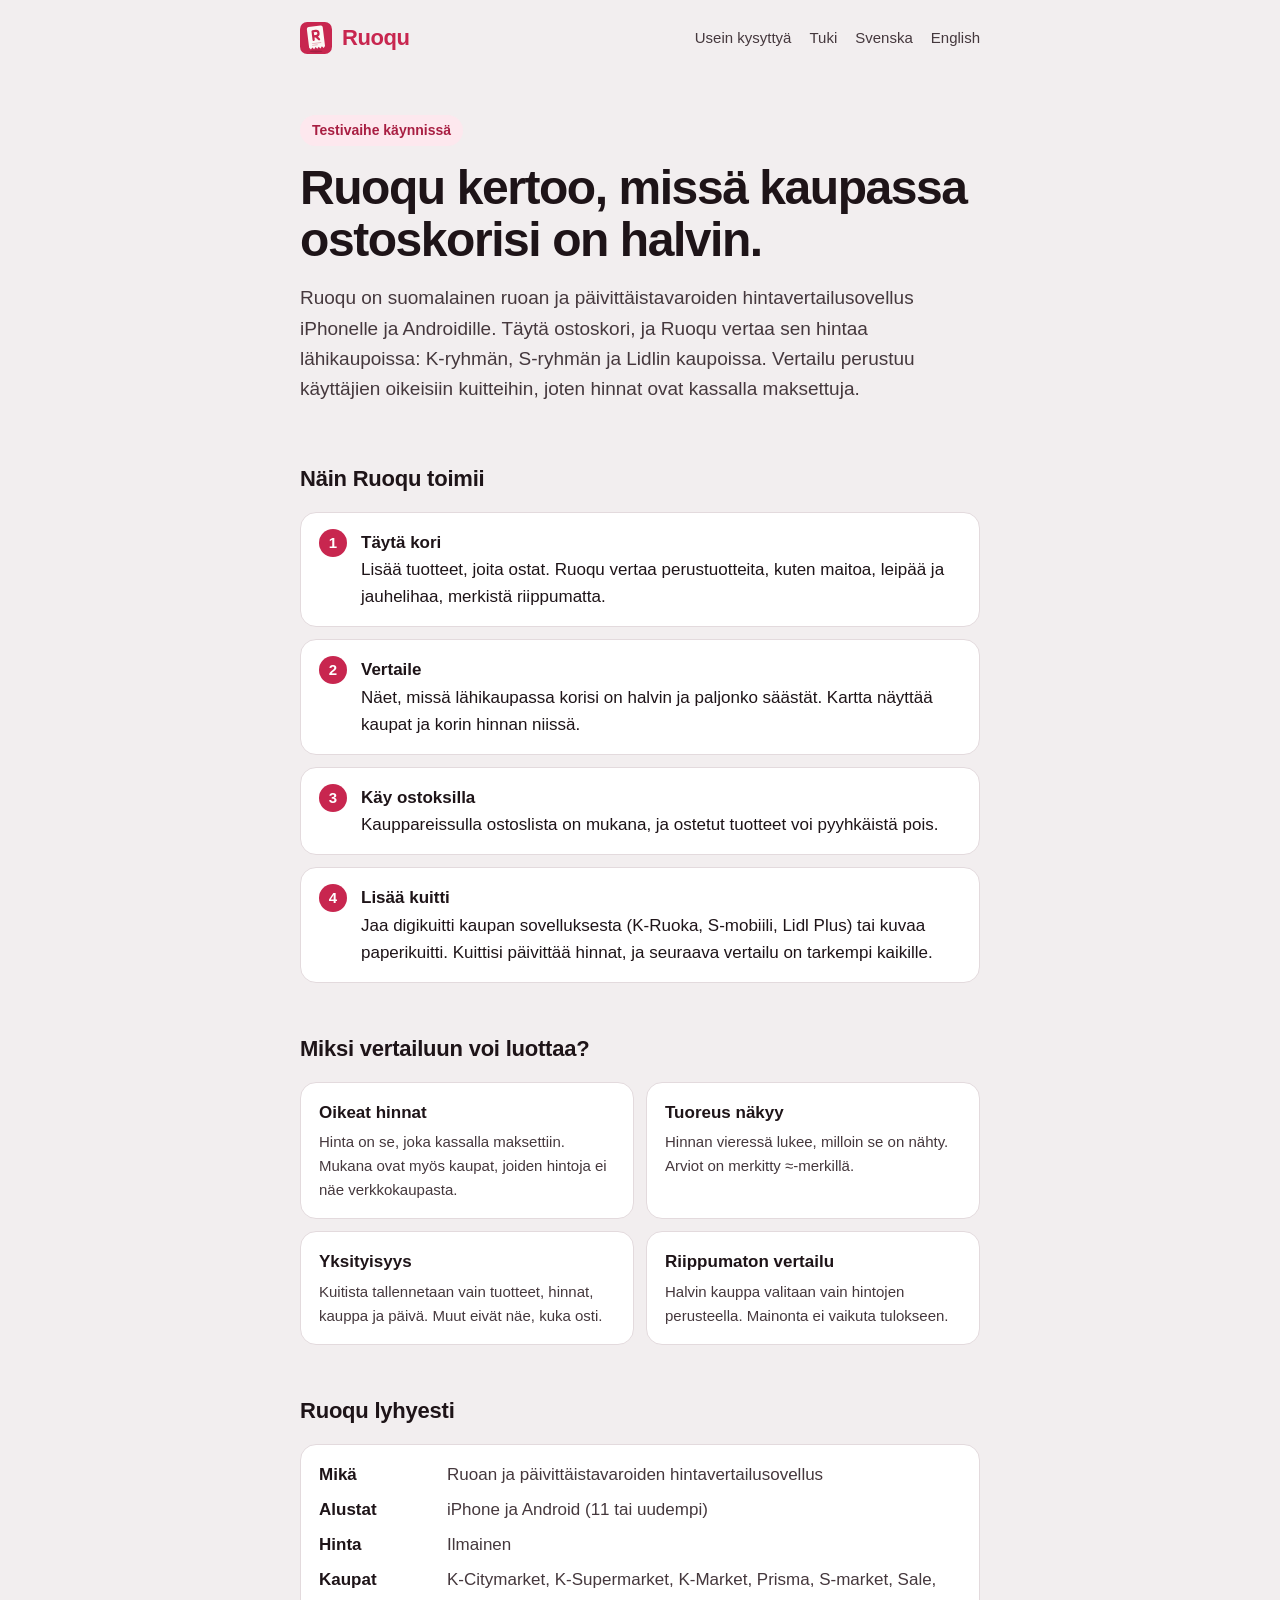
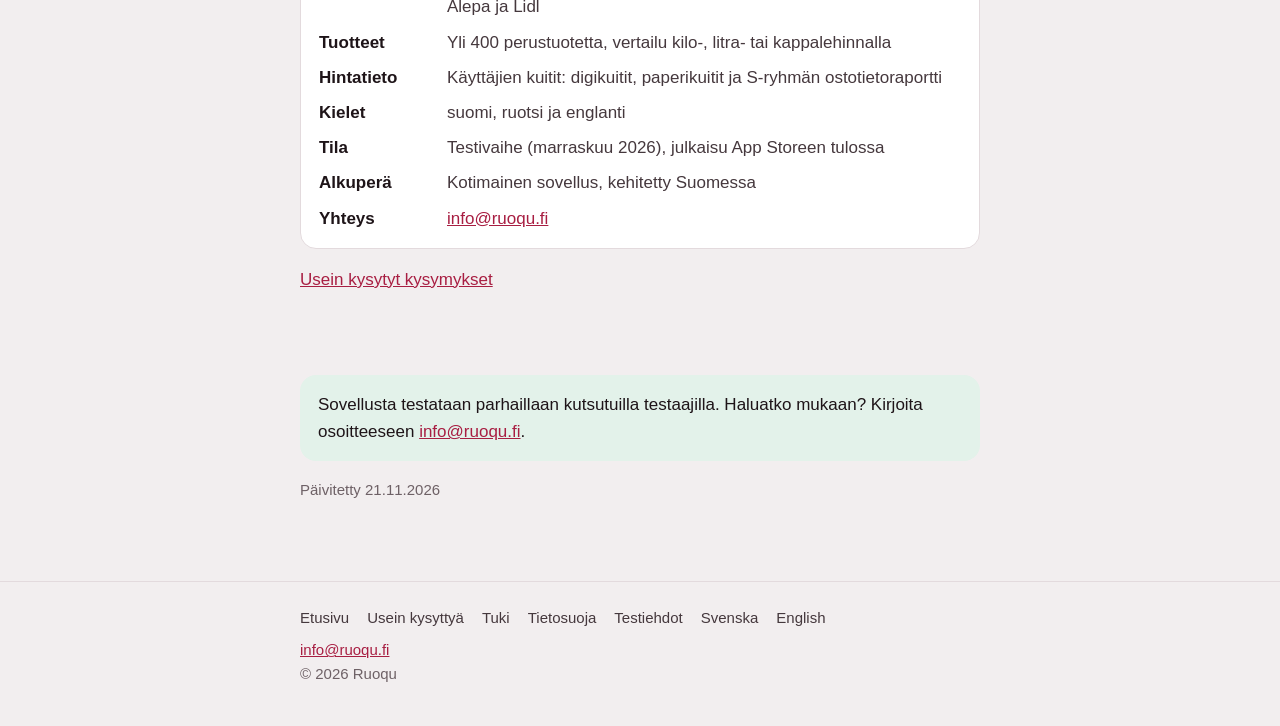
<file: index.html>
<!DOCTYPE html>
<html lang="fi">
<head>
<meta charset="utf-8">
<meta name="viewport" content="width=device-width, initial-scale=1">
<title>Ruoqu</title>
<meta name="description" content="Ruoqu on suomalainen ruoan hintavertailusovellus iPhonelle ja Androidille. Se kertoo, missä lähikaupassa oma ostoskorisi on halvin. Hinnat tulevat käyttäjien kuiteista.">
<link rel="icon" href="favicon.svg" type="image/svg+xml">
<link rel="stylesheet" href="tyyli.css">
<link rel="canonical" href="https://ruoqu.fi/">
<meta property="og:type" content="website">
<meta property="og:site_name" content="Ruoqu">
<meta property="og:title" content="Ruoqu">
<meta property="og:description" content="Ruoqu on suomalainen ruoan hintavertailusovellus iPhonelle ja Androidille. Se kertoo, missä lähikaupassa oma ostoskorisi on halvin. Hinnat tulevat käyttäjien kuiteista.">
<meta property="og:url" content="https://ruoqu.fi/">
<link rel="alternate" hreflang="fi" href="https://ruoqu.fi/">
<link rel="alternate" hreflang="sv" href="https://ruoqu.fi/sv.html">
<link rel="alternate" hreflang="en" href="https://ruoqu.fi/en.html">
<script type="application/ld+json">{"@context": "https://schema.org", "@graph": [{"@type": "Organization", "@id": "https://ruoqu.fi/#ruoqu", "name": "Ruoqu", "url": "https://ruoqu.fi/", "email": "info@ruoqu.fi", "logo": "https://ruoqu.fi/favicon.svg"}, {"@type": "WebSite", "name": "Ruoqu", "url": "https://ruoqu.fi/", "inLanguage": ["fi", "sv", "en"], "publisher": {"@id": "https://ruoqu.fi/#ruoqu"}}, {"@type": "SoftwareApplication", "name": "Ruoqu", "url": "https://ruoqu.fi/", "description": "Ruoqu on suomalainen ruoan hintavertailusovellus iPhonelle ja Androidille. Se kertoo, missä lähikaupassa oma ostoskorisi on halvin. Hinnat tulevat käyttäjien kuiteista.", "applicationCategory": "ShoppingApplication", "operatingSystem": "iOS, Android 11+", "inLanguage": ["fi", "sv", "en"], "offers": {"@type": "Offer", "price": "0", "priceCurrency": "EUR"}, "author": {"@id": "https://ruoqu.fi/#ruoqu"}}]}</script>
</head>
<body>
<header><div class="sisus">
<a class="logo" href="index.html"><svg class="merkki" viewBox="0 0 100 100" aria-hidden="true"><rect width="100" height="100" rx="22.5" fill="#C8264F"/><ellipse cx="50" cy="92" rx="20" ry="3" fill="#4A0F22" opacity="0.28"/><g transform="rotate(-7 50 50)"><path d="M25,19 Q25,13 31,13 L69,13 Q75,13 75,19 L75,78 L70,84 L65,78 L60,84 L55,78 L50,84 L45,78 L40,84 L35,78 L30,84 L25,78 Z" fill="#FBF8F5"/><path d="M42 55 V28 H51.5 A8 8 0 0 1 51.5 44 H42 M50 44 L59 55" fill="none" stroke="#C8264F" stroke-width="7" stroke-linecap="round" stroke-linejoin="round"/><rect x="35" y="64.5" width="30" height="3" rx="1.5" fill="#C8264F" opacity="0.35"/><rect x="35" y="70" width="18" height="3" rx="1.5" fill="#C8264F" opacity="0.35"/></g></svg>Ruoqu</a>
<nav><a href="ukk.html">Usein kysyttyä</a><a href="tuki.html">Tuki</a><a href="sv.html">Svenska</a><a href="en.html">English</a></nav>
</div></header>
<main class="sisus">
<div class="sankari">
<span class="lappu">Testivaihe käynnissä</span>
<h1>Ruoqu kertoo, missä kaupassa ostoskorisi on halvin.</h1>
<p class="johdanto">Ruoqu on suomalainen ruoan ja päivittäistavaroiden hintavertailusovellus iPhonelle ja Androidille. Täytä ostoskori, ja Ruoqu vertaa sen hintaa lähikaupoissa: K-ryhmän, S-ryhmän ja Lidlin kaupoissa. Vertailu perustuu käyttäjien oikeisiin kuitteihin, joten hinnat ovat kassalla maksettuja.</p>
</div>
<section>
<h2>Näin Ruoqu toimii</h2>
<ol class="askeleet"><li><strong>Täytä kori</strong>Lisää tuotteet, joita ostat. Ruoqu vertaa perustuotteita, kuten maitoa, leipää ja jauhelihaa, merkistä riippumatta.</li><li><strong>Vertaile</strong>Näet, missä lähikaupassa korisi on halvin ja paljonko säästät. Kartta näyttää kaupat ja korin hinnan niissä.</li><li><strong>Käy ostoksilla</strong>Kauppareissulla ostoslista on mukana, ja ostetut tuotteet voi pyyhkäistä pois.</li><li><strong>Lisää kuitti</strong>Jaa digikuitti kaupan sovelluksesta (K-Ruoka, S-mobiili, Lidl Plus) tai kuvaa paperikuitti. Kuittisi päivittää hinnat, ja seuraava vertailu on tarkempi kaikille.</li></ol>
</section>
<section>
<h2>Miksi vertailuun voi luottaa?</h2>
<div class="kortit">
<div class="kortti"><h3>Oikeat hinnat</h3><p>Hinta on se, joka kassalla maksettiin. Mukana ovat myös kaupat, joiden hintoja ei näe verkkokaupasta.</p></div>
<div class="kortti"><h3>Tuoreus näkyy</h3><p>Hinnan vieressä lukee, milloin se on nähty. Arviot on merkitty ≈-merkillä.</p></div>
<div class="kortti"><h3>Yksityisyys</h3><p>Kuitista tallennetaan vain tuotteet, hinnat, kauppa ja päivä. Muut eivät näe, kuka osti.</p></div>
<div class="kortti"><h3>Riippumaton vertailu</h3><p>Halvin kauppa valitaan vain hintojen perusteella. Mainonta ei vaikuta tulokseen.</p></div>
</div>
</section>
<section>
<h2>Ruoqu lyhyesti</h2>
<dl class="tiedot">
<dt>Mikä</dt><dd>Ruoan ja päivittäistavaroiden hintavertailusovellus</dd>
<dt>Alustat</dt><dd>iPhone ja Android (11 tai uudempi)</dd>
<dt>Hinta</dt><dd>Ilmainen</dd>
<dt>Kaupat</dt><dd>K-Citymarket, K-Supermarket, K-Market, Prisma, S-market, Sale, Alepa ja Lidl</dd>
<dt>Tuotteet</dt><dd>Yli 400 perustuotetta, vertailu kilo-, litra- tai kappalehinnalla</dd>
<dt>Hintatieto</dt><dd>Käyttäjien kuitit: digikuitit, paperikuitit ja S-ryhmän ostotietoraportti</dd>
<dt>Kielet</dt><dd>suomi, ruotsi ja englanti</dd>
<dt>Tila</dt><dd>Testivaihe (marraskuu 2026), julkaisu App Storeen tulossa</dd>
<dt>Alkuperä</dt><dd>Kotimainen sovellus, kehitetty Suomessa</dd>
<dt>Yhteys</dt><dd><a href="mailto:info@ruoqu.fi">info@ruoqu.fi</a></dd>
</dl>
<p><a href="ukk.html">Usein kysytyt kysymykset</a></p>
</section>
<section>
<p class="huom">Sovellusta testataan parhaillaan kutsutuilla testaajilla. Haluatko mukaan? Kirjoita osoitteeseen <a href="mailto:info@ruoqu.fi">info@ruoqu.fi</a>.</p>
<p class="paivitetty">Päivitetty 21.11.2026</p>
</section>

</main>
<footer><div class="sisus">
<nav><a href="index.html">Etusivu</a><a href="ukk.html">Usein kysyttyä</a><a href="tuki.html">Tuki</a><a href="tietosuoja.html">Tietosuoja</a><a href="ehdot.html">Testiehdot</a><a href="sv.html">Svenska</a><a href="en.html">English</a></nav>
<div><a href="mailto:info@ruoqu.fi">info@ruoqu.fi</a></div>
<div>© 2026 Ruoqu</div>
</div></footer>
</body>
</html>
</file>
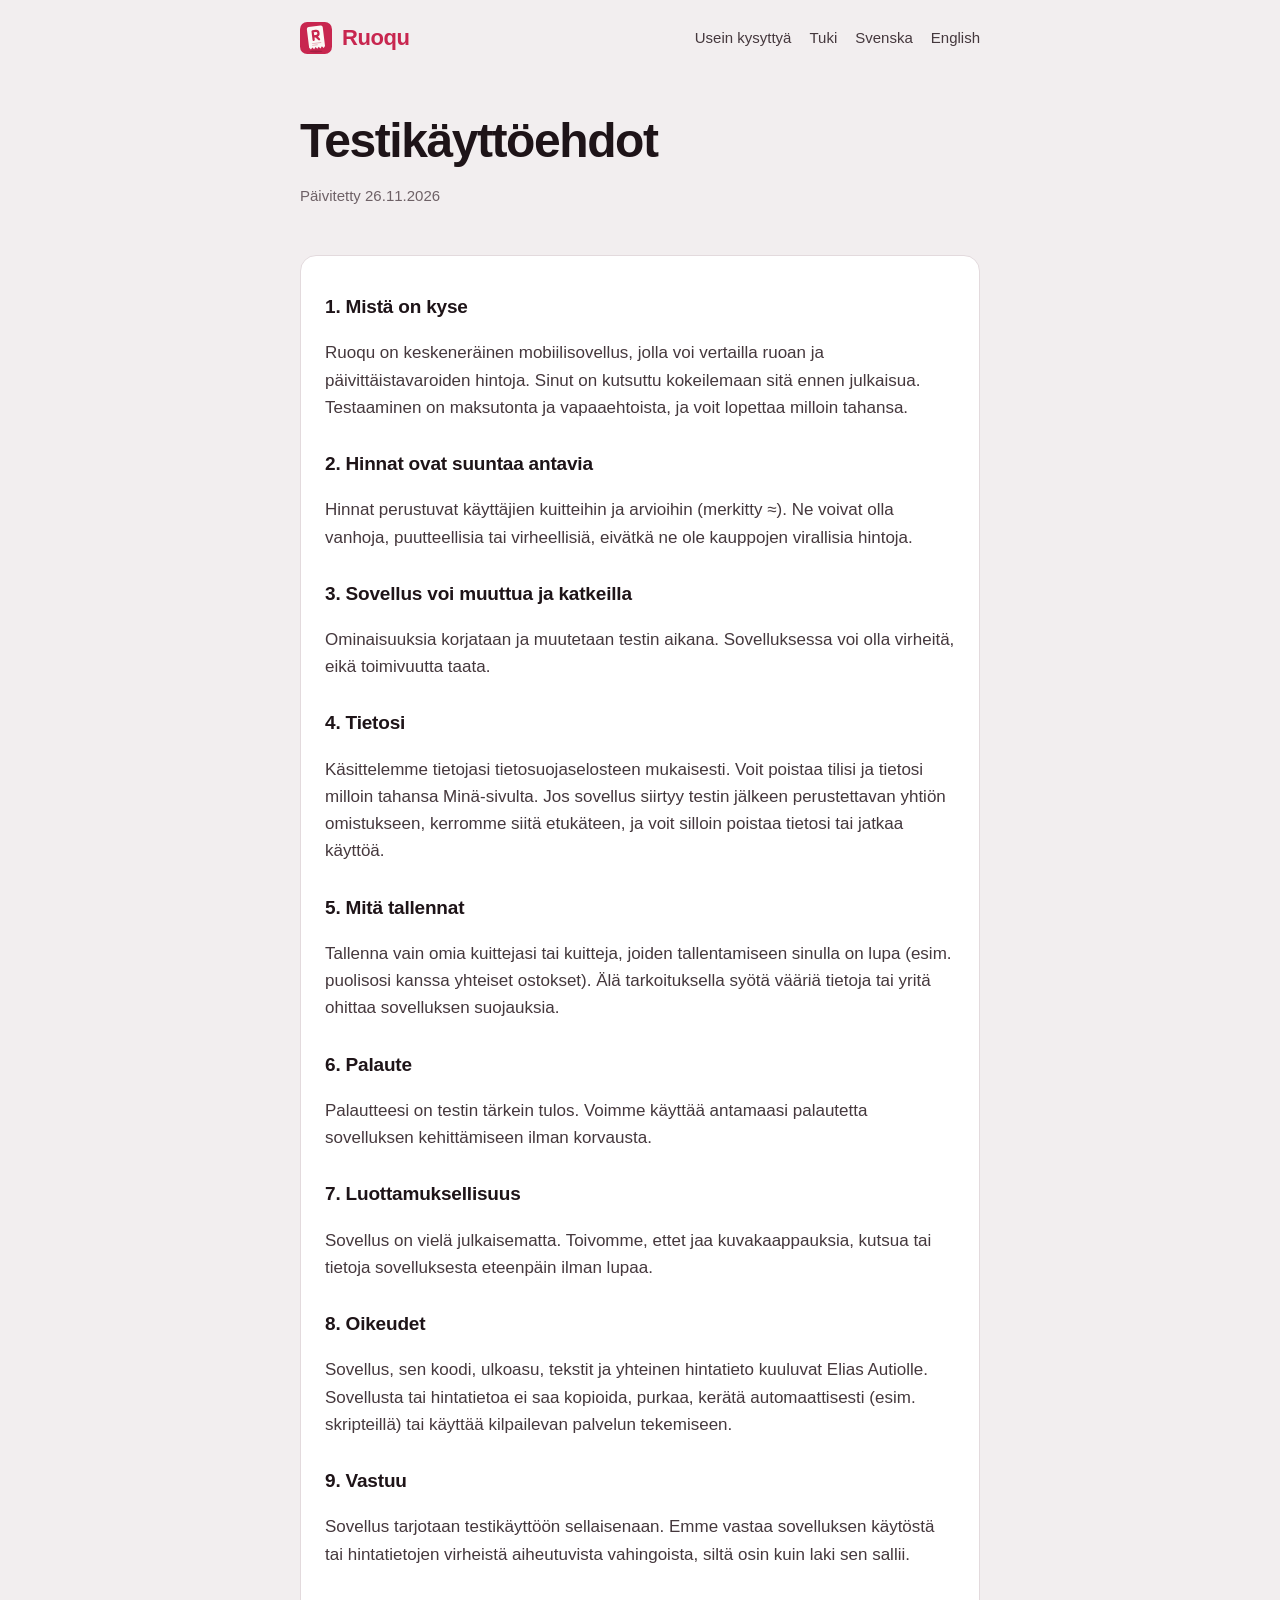
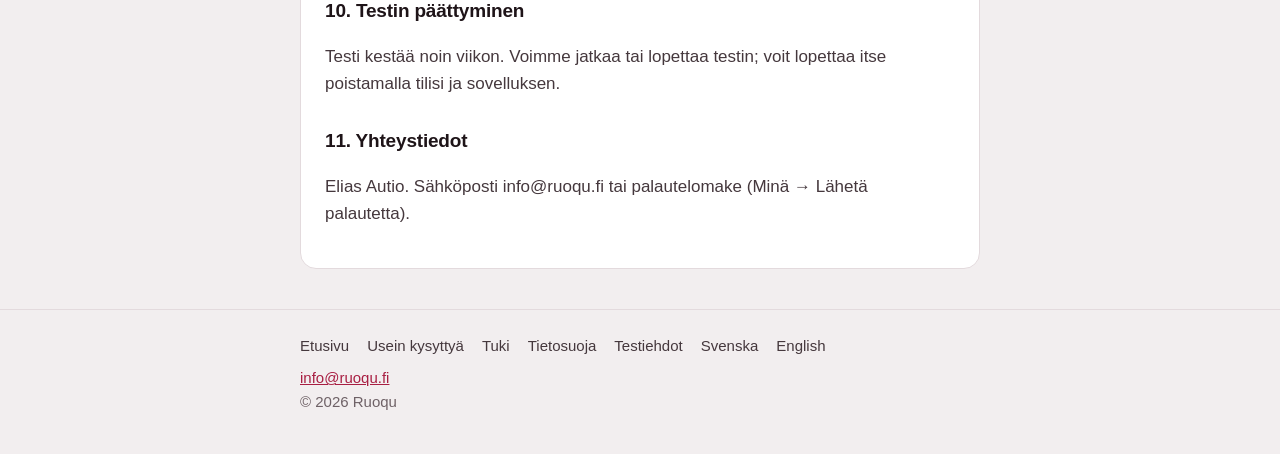
<file: ehdot.html>
<!DOCTYPE html>
<html lang="fi">
<head>
<meta charset="utf-8">
<meta name="viewport" content="width=device-width, initial-scale=1">
<title>Testikäyttöehdot – Ruoqu</title>
<meta name="description" content="Ruoqun testikäyttöehdot.">
<meta name="robots" content="noindex">
<link rel="icon" href="favicon.svg" type="image/svg+xml">
<link rel="stylesheet" href="tyyli.css">
</head>
<body>
<header><div class="sisus">
<a class="logo" href="index.html"><svg class="merkki" viewBox="0 0 100 100" aria-hidden="true"><rect width="100" height="100" rx="22.5" fill="#C8264F"/><ellipse cx="50" cy="92" rx="20" ry="3" fill="#4A0F22" opacity="0.28"/><g transform="rotate(-7 50 50)"><path d="M25,19 Q25,13 31,13 L69,13 Q75,13 75,19 L75,78 L70,84 L65,78 L60,84 L55,78 L50,84 L45,78 L40,84 L35,78 L30,84 L25,78 Z" fill="#FBF8F5"/><path d="M42 55 V28 H51.5 A8 8 0 0 1 51.5 44 H42 M50 44 L59 55" fill="none" stroke="#C8264F" stroke-width="7" stroke-linecap="round" stroke-linejoin="round"/><rect x="35" y="64.5" width="30" height="3" rx="1.5" fill="#C8264F" opacity="0.35"/><rect x="35" y="70" width="18" height="3" rx="1.5" fill="#C8264F" opacity="0.35"/></g></svg>Ruoqu</a>
<nav><a href="ukk.html">Usein kysyttyä</a><a href="tuki.html">Tuki</a><a href="sv.html">Svenska</a><a href="en.html">English</a></nav>
</div></header>
<main class="sisus">
<div class="sankari"><h1>Testikäyttöehdot</h1><p class="paivitetty">Päivitetty 26.11.2026</p></div>
<div class="asiakirja">
<h2>1. Mistä on kyse</h2>
<p>Ruoqu on keskeneräinen mobiilisovellus, jolla voi vertailla ruoan ja päivittäistavaroiden hintoja. Sinut on kutsuttu kokeilemaan sitä ennen julkaisua. Testaaminen on maksutonta ja vapaaehtoista, ja voit lopettaa milloin tahansa.</p>
<h2>2. Hinnat ovat suuntaa antavia</h2>
<p>Hinnat perustuvat käyttäjien kuitteihin ja arvioihin (merkitty ≈). Ne voivat olla vanhoja, puutteellisia tai virheellisiä, eivätkä ne ole kauppojen virallisia hintoja.</p>
<h2>3. Sovellus voi muuttua ja katkeilla</h2>
<p>Ominaisuuksia korjataan ja muutetaan testin aikana. Sovelluksessa voi olla virheitä, eikä toimivuutta taata.</p>
<h2>4. Tietosi</h2>
<p>Käsittelemme tietojasi tietosuojaselosteen mukaisesti. Voit poistaa tilisi ja tietosi milloin tahansa Minä-sivulta. Jos sovellus siirtyy testin jälkeen perustettavan yhtiön omistukseen, kerromme siitä etukäteen, ja voit silloin poistaa tietosi tai jatkaa käyttöä.</p>
<h2>5. Mitä tallennat</h2>
<p>Tallenna vain omia kuittejasi tai kuitteja, joiden tallentamiseen sinulla on lupa (esim. puolisosi kanssa yhteiset ostokset). Älä tarkoituksella syötä vääriä tietoja tai yritä ohittaa sovelluksen suojauksia.</p>
<h2>6. Palaute</h2>
<p>Palautteesi on testin tärkein tulos. Voimme käyttää antamaasi palautetta sovelluksen kehittämiseen ilman korvausta.</p>
<h2>7. Luottamuksellisuus</h2>
<p>Sovellus on vielä julkaisematta. Toivomme, ettet jaa kuvakaappauksia, kutsua tai tietoja sovelluksesta eteenpäin ilman lupaa.</p>
<h2>8. Oikeudet</h2>
<p>Sovellus, sen koodi, ulkoasu, tekstit ja yhteinen hintatieto kuuluvat Elias Autiolle. Sovellusta tai hintatietoa ei saa kopioida, purkaa, kerätä automaattisesti (esim. skripteillä) tai käyttää kilpailevan palvelun tekemiseen.</p>
<h2>9. Vastuu</h2>
<p>Sovellus tarjotaan testikäyttöön sellaisenaan. Emme vastaa sovelluksen käytöstä tai hintatietojen virheistä aiheutuvista vahingoista, siltä osin kuin laki sen sallii.</p>
<h2>10. Testin päättyminen</h2>
<p>Testi kestää noin viikon. Voimme jatkaa tai lopettaa testin; voit lopettaa itse poistamalla tilisi ja sovelluksen.</p>
<h2>11. Yhteystiedot</h2>
<p>Elias Autio. Sähköposti info@ruoqu.fi tai palautelomake (Minä → Lähetä palautetta).</p>
</div>
</main>
<footer><div class="sisus">
<nav><a href="index.html">Etusivu</a><a href="ukk.html">Usein kysyttyä</a><a href="tuki.html">Tuki</a><a href="tietosuoja.html">Tietosuoja</a><a href="ehdot.html">Testiehdot</a><a href="sv.html">Svenska</a><a href="en.html">English</a></nav>
<div><a href="mailto:info@ruoqu.fi">info@ruoqu.fi</a></div>
<div>© 2026 Ruoqu</div>
</div></footer>
</body>
</html>
</file>
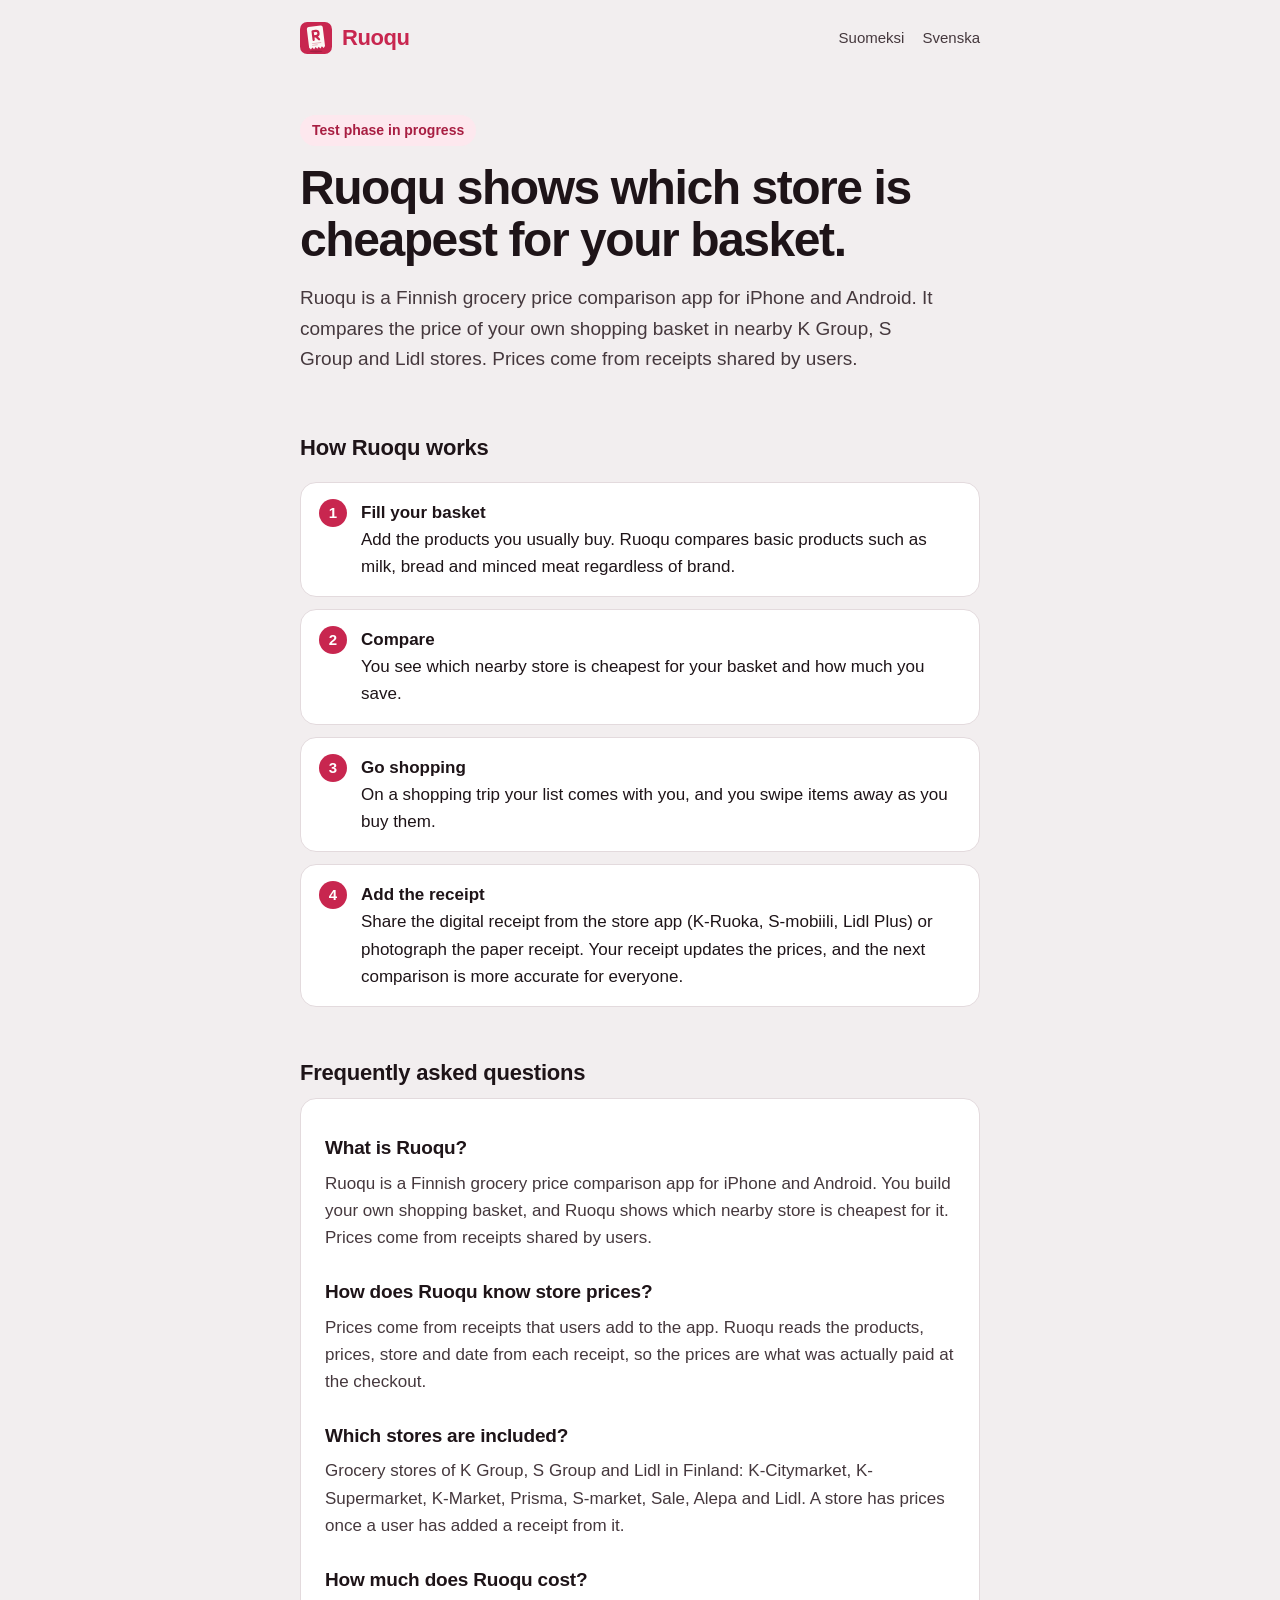
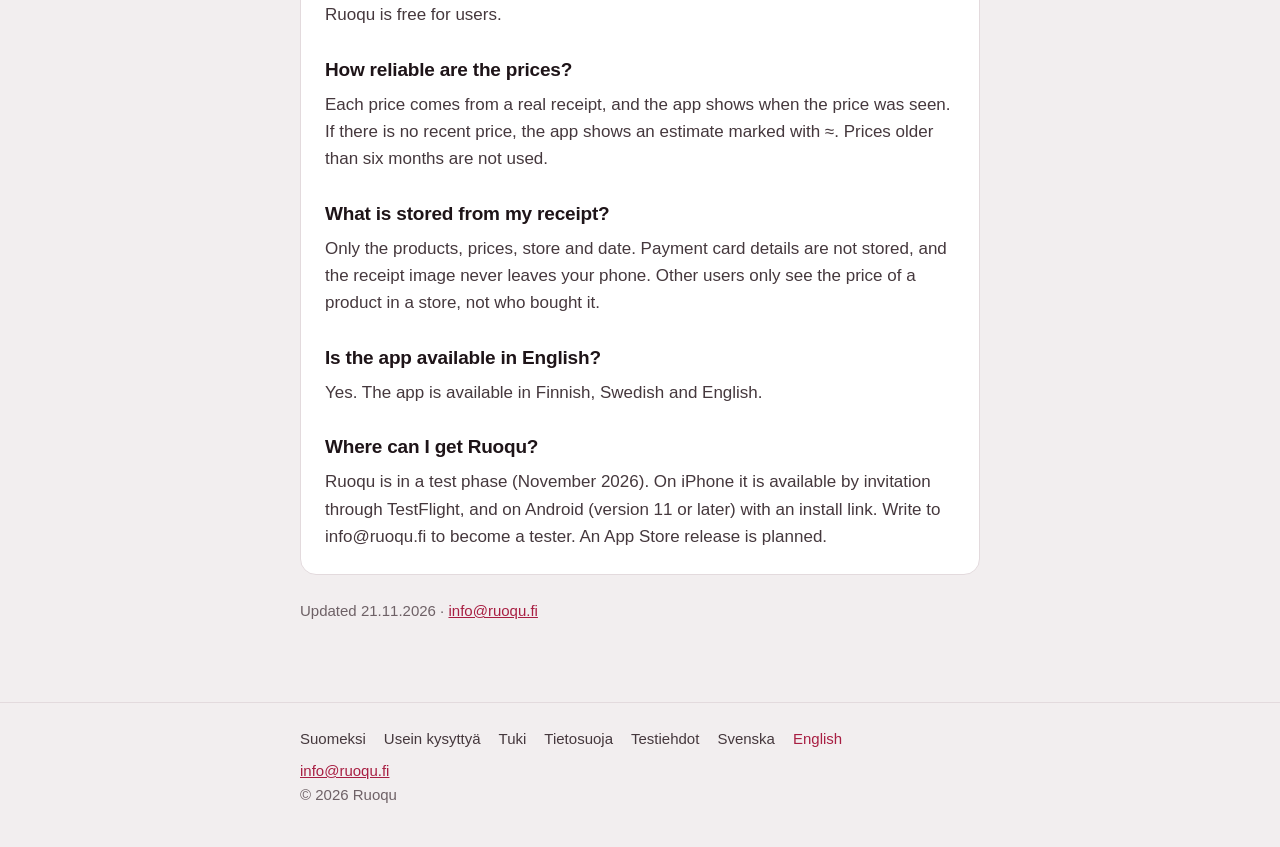
<file: en.html>
<!DOCTYPE html>
<html lang="en">
<head>
<meta charset="utf-8">
<meta name="viewport" content="width=device-width, initial-scale=1">
<title>Grocery price comparison in Finland – Ruoqu</title>
<meta name="description" content="Ruoqu is a Finnish grocery price comparison app for iPhone and Android. It shows which nearby store is cheapest for your own shopping basket. Prices come from receipts shared by users.">
<link rel="icon" href="favicon.svg" type="image/svg+xml">
<link rel="stylesheet" href="tyyli.css">
<link rel="canonical" href="https://ruoqu.fi/en.html">
<meta property="og:type" content="website">
<meta property="og:site_name" content="Ruoqu">
<meta property="og:title" content="Grocery price comparison in Finland – Ruoqu">
<meta property="og:description" content="Ruoqu is a Finnish grocery price comparison app for iPhone and Android. It shows which nearby store is cheapest for your own shopping basket. Prices come from receipts shared by users.">
<meta property="og:url" content="https://ruoqu.fi/en.html">
<link rel="alternate" hreflang="fi" href="https://ruoqu.fi/">
<link rel="alternate" hreflang="sv" href="https://ruoqu.fi/sv.html">
<link rel="alternate" hreflang="en" href="https://ruoqu.fi/en.html">
<script type="application/ld+json">{"@context": "https://schema.org", "@type": "FAQPage", "inLanguage": "en", "mainEntity": [{"@type": "Question", "name": "What is Ruoqu?", "acceptedAnswer": {"@type": "Answer", "text": "Ruoqu is a Finnish grocery price comparison app for iPhone and Android. You build your own shopping basket, and Ruoqu shows which nearby store is cheapest for it. Prices come from receipts shared by users."}}, {"@type": "Question", "name": "How does Ruoqu know store prices?", "acceptedAnswer": {"@type": "Answer", "text": "Prices come from receipts that users add to the app. Ruoqu reads the products, prices, store and date from each receipt, so the prices are what was actually paid at the checkout."}}, {"@type": "Question", "name": "Which stores are included?", "acceptedAnswer": {"@type": "Answer", "text": "Grocery stores of K Group, S Group and Lidl in Finland: K-Citymarket, K-Supermarket, K-Market, Prisma, S-market, Sale, Alepa and Lidl. A store has prices once a user has added a receipt from it."}}, {"@type": "Question", "name": "How much does Ruoqu cost?", "acceptedAnswer": {"@type": "Answer", "text": "Ruoqu is free for users."}}, {"@type": "Question", "name": "How reliable are the prices?", "acceptedAnswer": {"@type": "Answer", "text": "Each price comes from a real receipt, and the app shows when the price was seen. If there is no recent price, the app shows an estimate marked with ≈. Prices older than six months are not used."}}, {"@type": "Question", "name": "What is stored from my receipt?", "acceptedAnswer": {"@type": "Answer", "text": "Only the products, prices, store and date. Payment card details are not stored, and the receipt image never leaves your phone. Other users only see the price of a product in a store, not who bought it."}}, {"@type": "Question", "name": "Is the app available in English?", "acceptedAnswer": {"@type": "Answer", "text": "Yes. The app is available in Finnish, Swedish and English."}}, {"@type": "Question", "name": "Where can I get Ruoqu?", "acceptedAnswer": {"@type": "Answer", "text": "Ruoqu is in a test phase (November 2026). On iPhone it is available by invitation through TestFlight, and on Android (version 11 or later) with an install link. Write to info@ruoqu.fi to become a tester. An App Store release is planned."}}]}</script>
</head>
<body>
<header><div class="sisus">
<a class="logo" href="index.html"><svg class="merkki" viewBox="0 0 100 100" aria-hidden="true"><rect width="100" height="100" rx="22.5" fill="#C8264F"/><ellipse cx="50" cy="92" rx="20" ry="3" fill="#4A0F22" opacity="0.28"/><g transform="rotate(-7 50 50)"><path d="M25,19 Q25,13 31,13 L69,13 Q75,13 75,19 L75,78 L70,84 L65,78 L60,84 L55,78 L50,84 L45,78 L40,84 L35,78 L30,84 L25,78 Z" fill="#FBF8F5"/><path d="M42 55 V28 H51.5 A8 8 0 0 1 51.5 44 H42 M50 44 L59 55" fill="none" stroke="#C8264F" stroke-width="7" stroke-linecap="round" stroke-linejoin="round"/><rect x="35" y="64.5" width="30" height="3" rx="1.5" fill="#C8264F" opacity="0.35"/><rect x="35" y="70" width="18" height="3" rx="1.5" fill="#C8264F" opacity="0.35"/></g></svg>Ruoqu</a>
<nav><a href="index.html">Suomeksi</a><a href="sv.html">Svenska</a></nav>
</div></header>
<main class="sisus">
<div class="sankari">
<span class="lappu">Test phase in progress</span>
<h1>Ruoqu shows which store is cheapest for your basket.</h1>
<p class="johdanto">Ruoqu is a Finnish grocery price comparison app for iPhone and Android. It compares the price of your own shopping basket in nearby K Group, S Group and Lidl stores. Prices come from receipts shared by users.</p>
</div>
<section>
<h2>How Ruoqu works</h2>
<ol class="askeleet"><li><strong>Fill your basket</strong>Add the products you usually buy. Ruoqu compares basic products such as milk, bread and minced meat regardless of brand.</li><li><strong>Compare</strong>You see which nearby store is cheapest for your basket and how much you save.</li><li><strong>Go shopping</strong>On a shopping trip your list comes with you, and you swipe items away as you buy them.</li><li><strong>Add the receipt</strong>Share the digital receipt from the store app (K-Ruoka, S-mobiili, Lidl Plus) or photograph the paper receipt. Your receipt updates the prices, and the next comparison is more accurate for everyone.</li></ol>
</section>
<section>
<h2>Frequently asked questions</h2>
<div class="asiakirja kysymykset"><h2>What is Ruoqu?</h2>
<p>Ruoqu is a Finnish grocery price comparison app for iPhone and Android. You build your own shopping basket, and Ruoqu shows which nearby store is cheapest for it. Prices come from receipts shared by users.</p>
<h2>How does Ruoqu know store prices?</h2>
<p>Prices come from receipts that users add to the app. Ruoqu reads the products, prices, store and date from each receipt, so the prices are what was actually paid at the checkout.</p>
<h2>Which stores are included?</h2>
<p>Grocery stores of K Group, S Group and Lidl in Finland: K-Citymarket, K-Supermarket, K-Market, Prisma, S-market, Sale, Alepa and Lidl. A store has prices once a user has added a receipt from it.</p>
<h2>How much does Ruoqu cost?</h2>
<p>Ruoqu is free for users.</p>
<h2>How reliable are the prices?</h2>
<p>Each price comes from a real receipt, and the app shows when the price was seen. If there is no recent price, the app shows an estimate marked with ≈. Prices older than six months are not used.</p>
<h2>What is stored from my receipt?</h2>
<p>Only the products, prices, store and date. Payment card details are not stored, and the receipt image never leaves your phone. Other users only see the price of a product in a store, not who bought it.</p>
<h2>Is the app available in English?</h2>
<p>Yes. The app is available in Finnish, Swedish and English.</p>
<h2>Where can I get Ruoqu?</h2>
<p>Ruoqu is in a test phase (November 2026). On iPhone it is available by invitation through TestFlight, and on Android (version 11 or later) with an install link. Write to info@ruoqu.fi to become a tester. An App Store release is planned.</p>
</div>
<p class="paivitetty">Updated 21.11.2026 · <a href="mailto:info@ruoqu.fi">info@ruoqu.fi</a></p>
</section>
</main>
<footer><div class="sisus">
<nav><a href="index.html">Suomeksi</a><a href="ukk.html">Usein kysyttyä</a><a href="tuki.html">Tuki</a><a href="tietosuoja.html">Tietosuoja</a><a href="ehdot.html">Testiehdot</a><a href="sv.html">Svenska</a><a href="en.html" aria-current="page">English</a></nav>
<div><a href="mailto:info@ruoqu.fi">info@ruoqu.fi</a></div>
<div>© 2026 Ruoqu</div>
</div></footer>
</body>
</html>
</file>
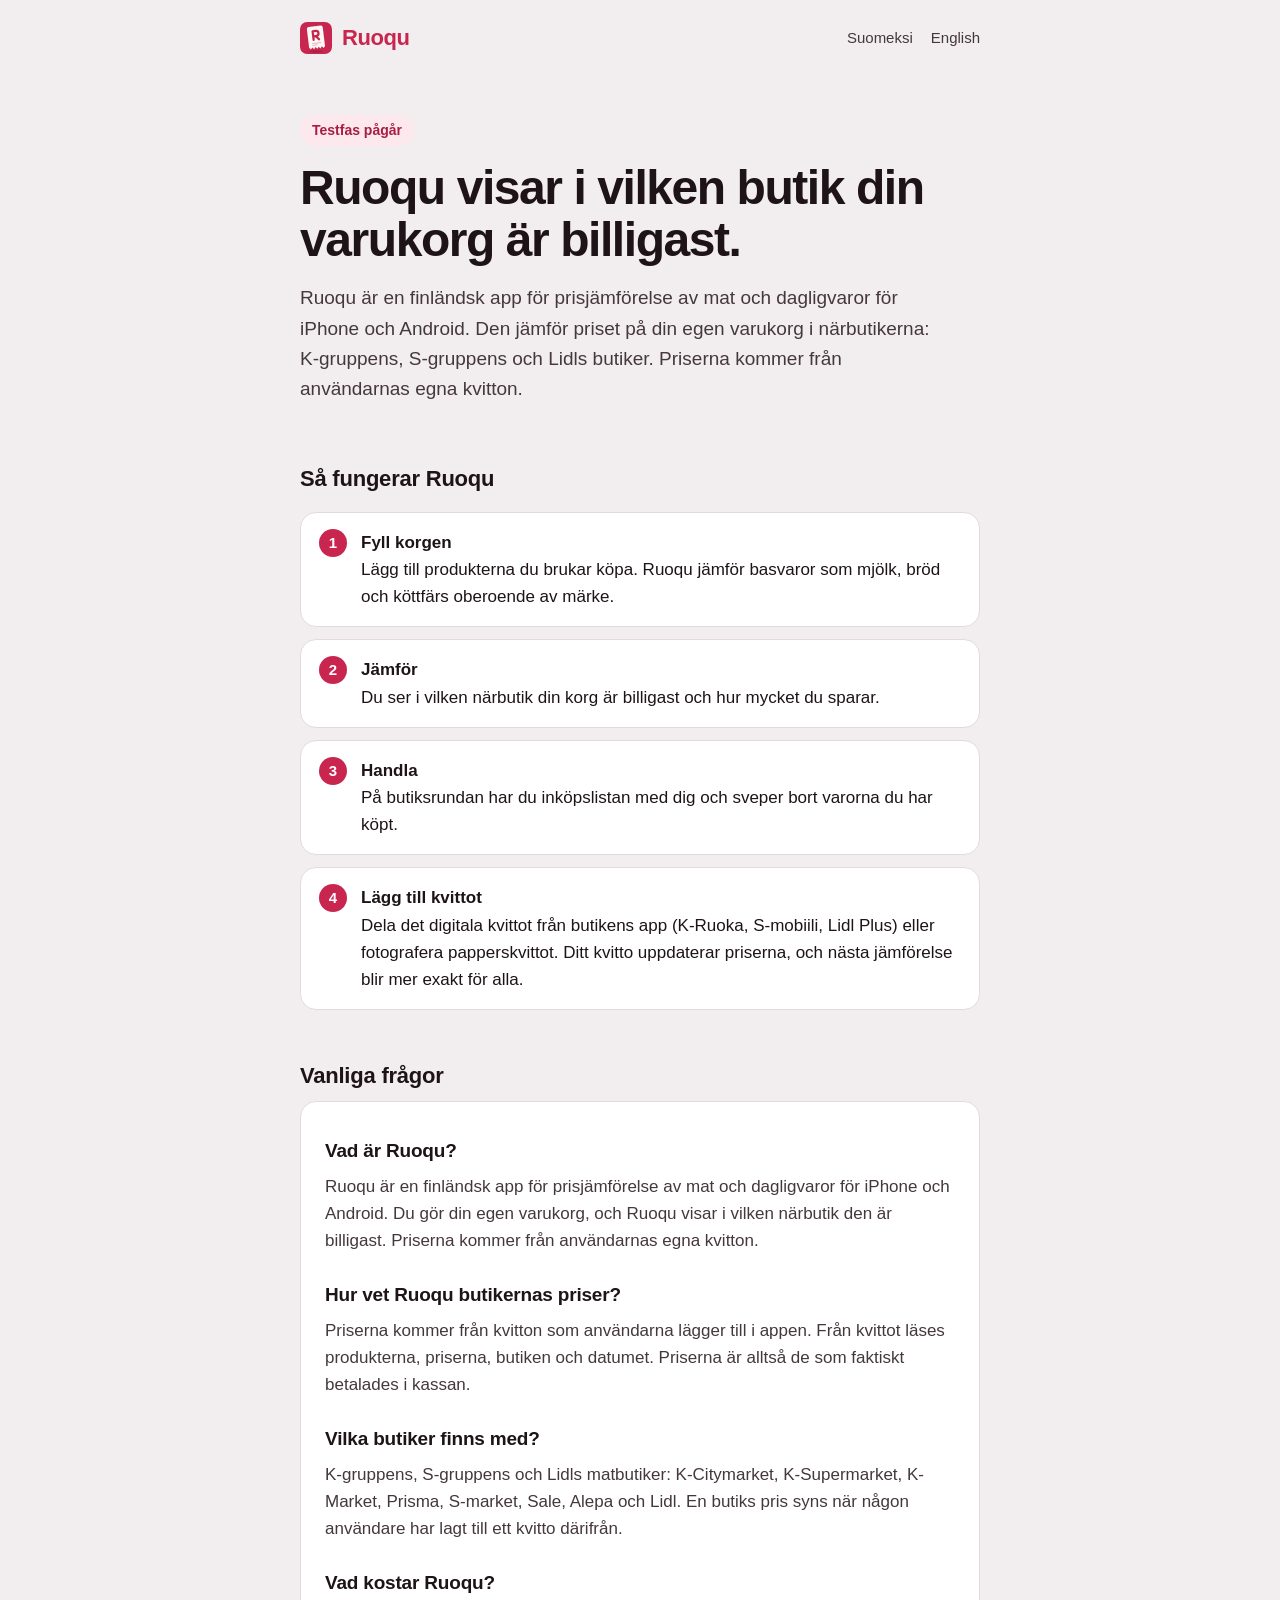
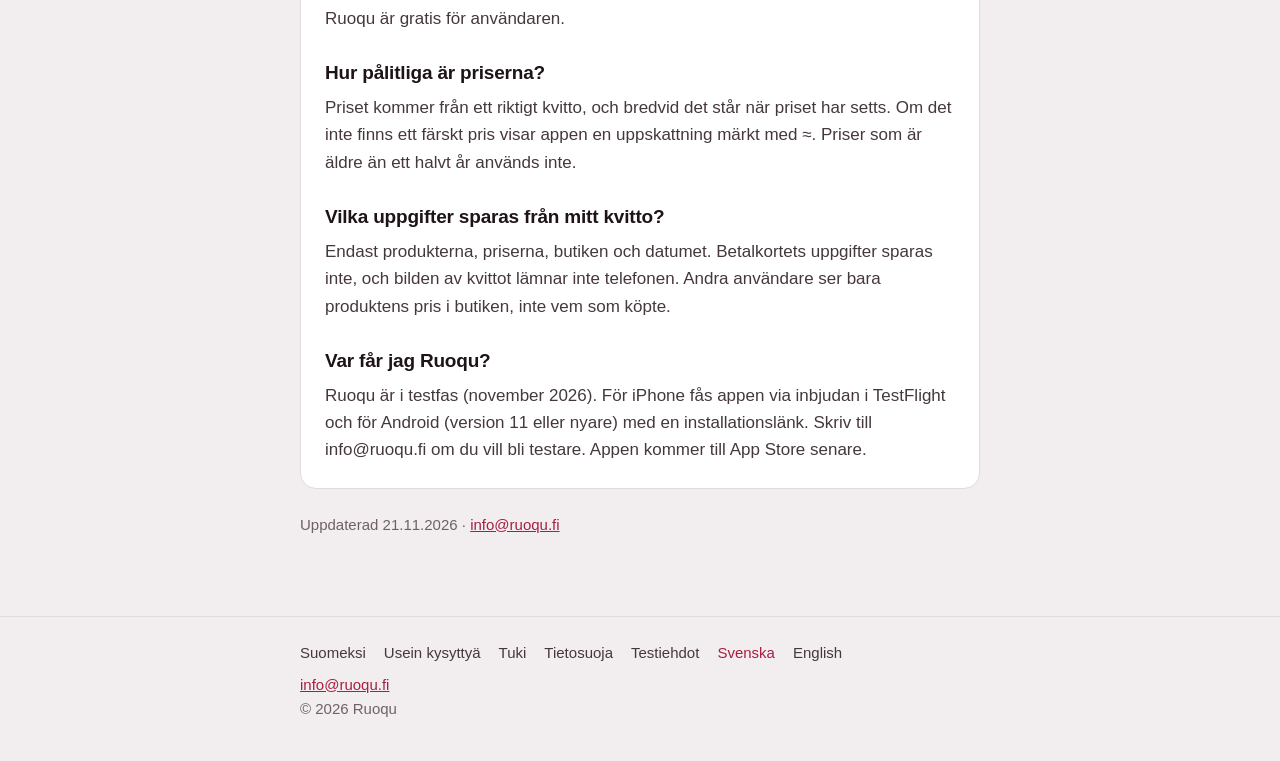
<file: sv.html>
<!DOCTYPE html>
<html lang="sv">
<head>
<meta charset="utf-8">
<meta name="viewport" content="width=device-width, initial-scale=1">
<title>Prisjämförelse av mat i Finland – Ruoqu</title>
<meta name="description" content="Ruoqu är en finländsk app för prisjämförelse av mat för iPhone och Android. Den visar i vilken närbutik din egen varukorg är billigast. Priserna kommer från användarnas kvitton.">
<link rel="icon" href="favicon.svg" type="image/svg+xml">
<link rel="stylesheet" href="tyyli.css">
<link rel="canonical" href="https://ruoqu.fi/sv.html">
<meta property="og:type" content="website">
<meta property="og:site_name" content="Ruoqu">
<meta property="og:title" content="Prisjämförelse av mat i Finland – Ruoqu">
<meta property="og:description" content="Ruoqu är en finländsk app för prisjämförelse av mat för iPhone och Android. Den visar i vilken närbutik din egen varukorg är billigast. Priserna kommer från användarnas kvitton.">
<meta property="og:url" content="https://ruoqu.fi/sv.html">
<link rel="alternate" hreflang="fi" href="https://ruoqu.fi/">
<link rel="alternate" hreflang="sv" href="https://ruoqu.fi/sv.html">
<link rel="alternate" hreflang="en" href="https://ruoqu.fi/en.html">
<script type="application/ld+json">{"@context": "https://schema.org", "@type": "FAQPage", "inLanguage": "sv", "mainEntity": [{"@type": "Question", "name": "Vad är Ruoqu?", "acceptedAnswer": {"@type": "Answer", "text": "Ruoqu är en finländsk app för prisjämförelse av mat och dagligvaror för iPhone och Android. Du gör din egen varukorg, och Ruoqu visar i vilken närbutik den är billigast. Priserna kommer från användarnas egna kvitton."}}, {"@type": "Question", "name": "Hur vet Ruoqu butikernas priser?", "acceptedAnswer": {"@type": "Answer", "text": "Priserna kommer från kvitton som användarna lägger till i appen. Från kvittot läses produkterna, priserna, butiken och datumet. Priserna är alltså de som faktiskt betalades i kassan."}}, {"@type": "Question", "name": "Vilka butiker finns med?", "acceptedAnswer": {"@type": "Answer", "text": "K-gruppens, S-gruppens och Lidls matbutiker: K-Citymarket, K-Supermarket, K-Market, Prisma, S-market, Sale, Alepa och Lidl. En butiks pris syns när någon användare har lagt till ett kvitto därifrån."}}, {"@type": "Question", "name": "Vad kostar Ruoqu?", "acceptedAnswer": {"@type": "Answer", "text": "Ruoqu är gratis för användaren."}}, {"@type": "Question", "name": "Hur pålitliga är priserna?", "acceptedAnswer": {"@type": "Answer", "text": "Priset kommer från ett riktigt kvitto, och bredvid det står när priset har setts. Om det inte finns ett färskt pris visar appen en uppskattning märkt med ≈. Priser som är äldre än ett halvt år används inte."}}, {"@type": "Question", "name": "Vilka uppgifter sparas från mitt kvitto?", "acceptedAnswer": {"@type": "Answer", "text": "Endast produkterna, priserna, butiken och datumet. Betalkortets uppgifter sparas inte, och bilden av kvittot lämnar inte telefonen. Andra användare ser bara produktens pris i butiken, inte vem som köpte."}}, {"@type": "Question", "name": "Var får jag Ruoqu?", "acceptedAnswer": {"@type": "Answer", "text": "Ruoqu är i testfas (november 2026). För iPhone fås appen via inbjudan i TestFlight och för Android (version 11 eller nyare) med en installationslänk. Skriv till info@ruoqu.fi om du vill bli testare. Appen kommer till App Store senare."}}]}</script>
</head>
<body>
<header><div class="sisus">
<a class="logo" href="index.html"><svg class="merkki" viewBox="0 0 100 100" aria-hidden="true"><rect width="100" height="100" rx="22.5" fill="#C8264F"/><ellipse cx="50" cy="92" rx="20" ry="3" fill="#4A0F22" opacity="0.28"/><g transform="rotate(-7 50 50)"><path d="M25,19 Q25,13 31,13 L69,13 Q75,13 75,19 L75,78 L70,84 L65,78 L60,84 L55,78 L50,84 L45,78 L40,84 L35,78 L30,84 L25,78 Z" fill="#FBF8F5"/><path d="M42 55 V28 H51.5 A8 8 0 0 1 51.5 44 H42 M50 44 L59 55" fill="none" stroke="#C8264F" stroke-width="7" stroke-linecap="round" stroke-linejoin="round"/><rect x="35" y="64.5" width="30" height="3" rx="1.5" fill="#C8264F" opacity="0.35"/><rect x="35" y="70" width="18" height="3" rx="1.5" fill="#C8264F" opacity="0.35"/></g></svg>Ruoqu</a>
<nav><a href="index.html">Suomeksi</a><a href="en.html">English</a></nav>
</div></header>
<main class="sisus">
<div class="sankari">
<span class="lappu">Testfas pågår</span>
<h1>Ruoqu visar i vilken butik din varukorg är billigast.</h1>
<p class="johdanto">Ruoqu är en finländsk app för prisjämförelse av mat och dagligvaror för iPhone och Android. Den jämför priset på din egen varukorg i närbutikerna: K-gruppens, S-gruppens och Lidls butiker. Priserna kommer från användarnas egna kvitton.</p>
</div>
<section>
<h2>Så fungerar Ruoqu</h2>
<ol class="askeleet"><li><strong>Fyll korgen</strong>Lägg till produkterna du brukar köpa. Ruoqu jämför basvaror som mjölk, bröd och köttfärs oberoende av märke.</li><li><strong>Jämför</strong>Du ser i vilken närbutik din korg är billigast och hur mycket du sparar.</li><li><strong>Handla</strong>På butiksrundan har du inköpslistan med dig och sveper bort varorna du har köpt.</li><li><strong>Lägg till kvittot</strong>Dela det digitala kvittot från butikens app (K-Ruoka, S-mobiili, Lidl Plus) eller fotografera papperskvittot. Ditt kvitto uppdaterar priserna, och nästa jämförelse blir mer exakt för alla.</li></ol>
</section>
<section>
<h2>Vanliga frågor</h2>
<div class="asiakirja kysymykset"><h2>Vad är Ruoqu?</h2>
<p>Ruoqu är en finländsk app för prisjämförelse av mat och dagligvaror för iPhone och Android. Du gör din egen varukorg, och Ruoqu visar i vilken närbutik den är billigast. Priserna kommer från användarnas egna kvitton.</p>
<h2>Hur vet Ruoqu butikernas priser?</h2>
<p>Priserna kommer från kvitton som användarna lägger till i appen. Från kvittot läses produkterna, priserna, butiken och datumet. Priserna är alltså de som faktiskt betalades i kassan.</p>
<h2>Vilka butiker finns med?</h2>
<p>K-gruppens, S-gruppens och Lidls matbutiker: K-Citymarket, K-Supermarket, K-Market, Prisma, S-market, Sale, Alepa och Lidl. En butiks pris syns när någon användare har lagt till ett kvitto därifrån.</p>
<h2>Vad kostar Ruoqu?</h2>
<p>Ruoqu är gratis för användaren.</p>
<h2>Hur pålitliga är priserna?</h2>
<p>Priset kommer från ett riktigt kvitto, och bredvid det står när priset har setts. Om det inte finns ett färskt pris visar appen en uppskattning märkt med ≈. Priser som är äldre än ett halvt år används inte.</p>
<h2>Vilka uppgifter sparas från mitt kvitto?</h2>
<p>Endast produkterna, priserna, butiken och datumet. Betalkortets uppgifter sparas inte, och bilden av kvittot lämnar inte telefonen. Andra användare ser bara produktens pris i butiken, inte vem som köpte.</p>
<h2>Var får jag Ruoqu?</h2>
<p>Ruoqu är i testfas (november 2026). För iPhone fås appen via inbjudan i TestFlight och för Android (version 11 eller nyare) med en installationslänk. Skriv till info@ruoqu.fi om du vill bli testare. Appen kommer till App Store senare.</p>
</div>
<p class="paivitetty">Uppdaterad 21.11.2026 · <a href="mailto:info@ruoqu.fi">info@ruoqu.fi</a></p>
</section>
</main>
<footer><div class="sisus">
<nav><a href="index.html">Suomeksi</a><a href="ukk.html">Usein kysyttyä</a><a href="tuki.html">Tuki</a><a href="tietosuoja.html">Tietosuoja</a><a href="ehdot.html">Testiehdot</a><a href="sv.html" aria-current="page">Svenska</a><a href="en.html">English</a></nav>
<div><a href="mailto:info@ruoqu.fi">info@ruoqu.fi</a></div>
<div>© 2026 Ruoqu</div>
</div></footer>
</body>
</html>
</file>
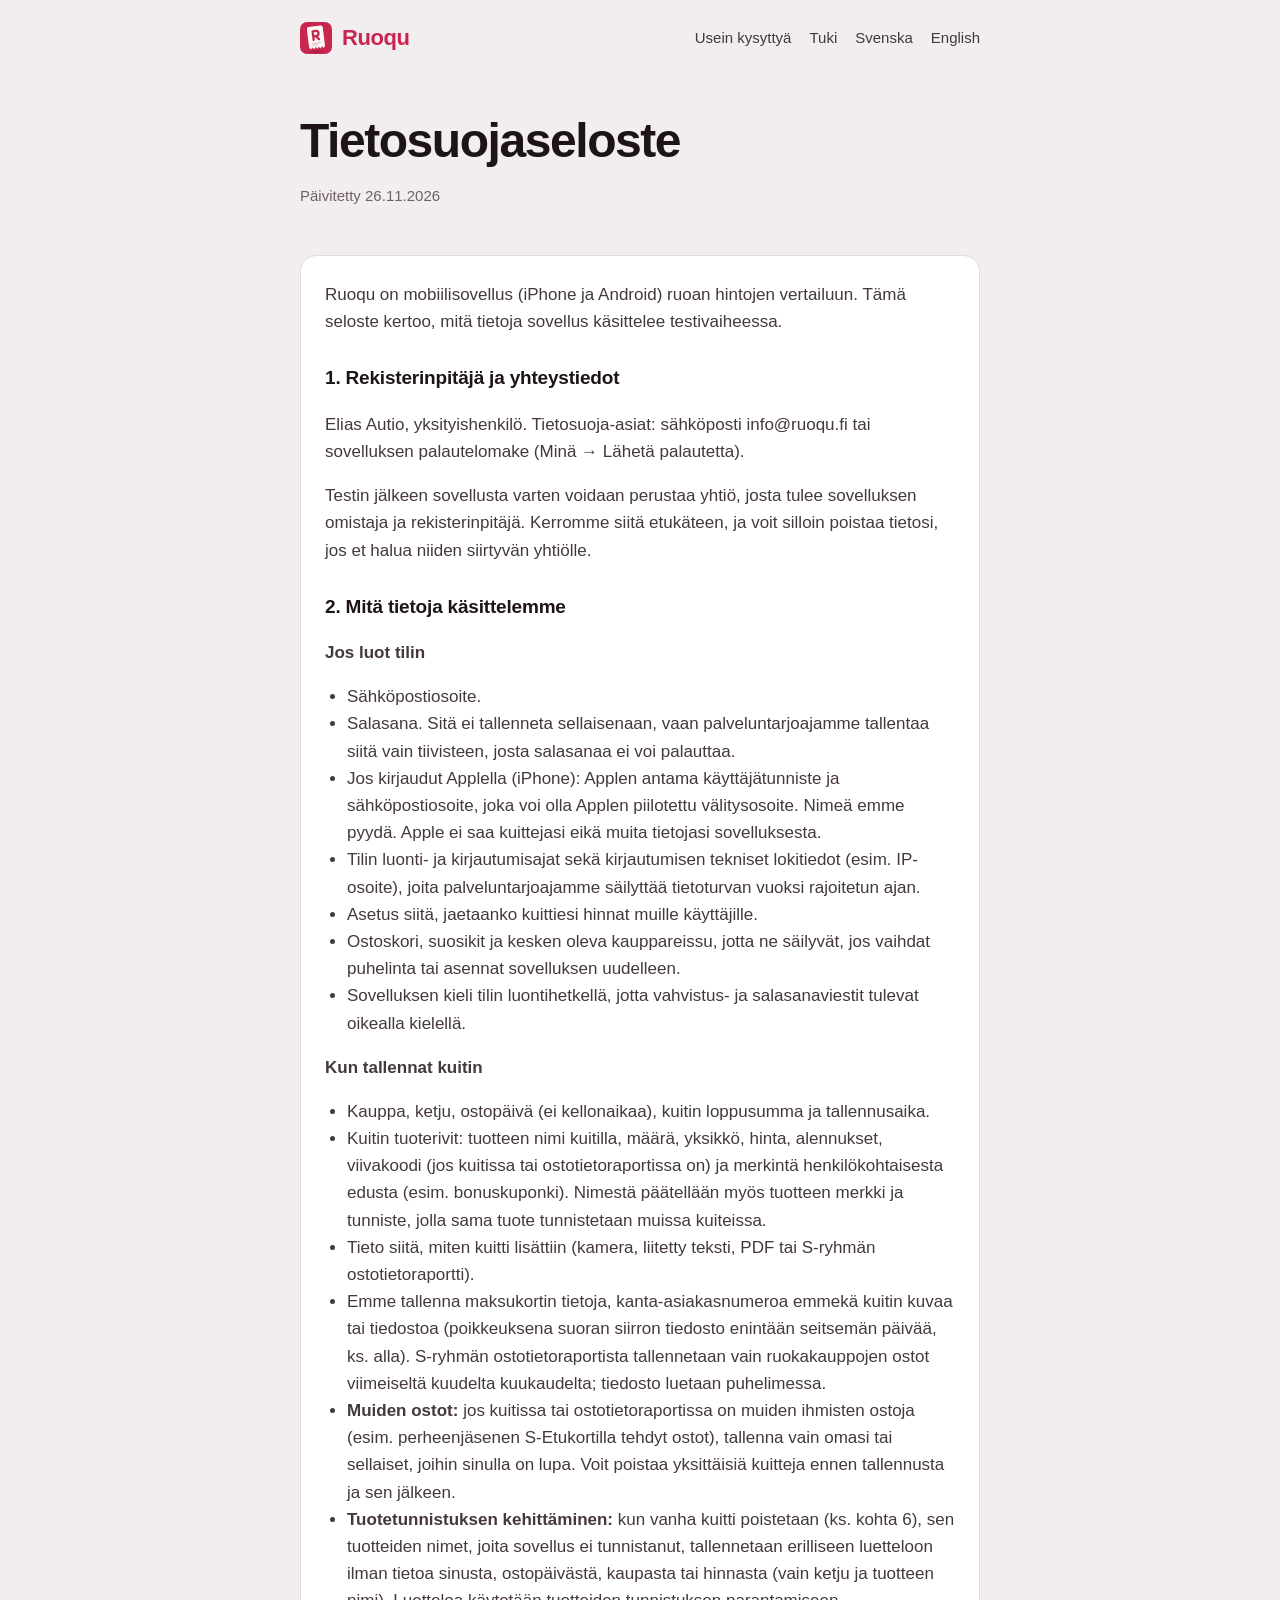
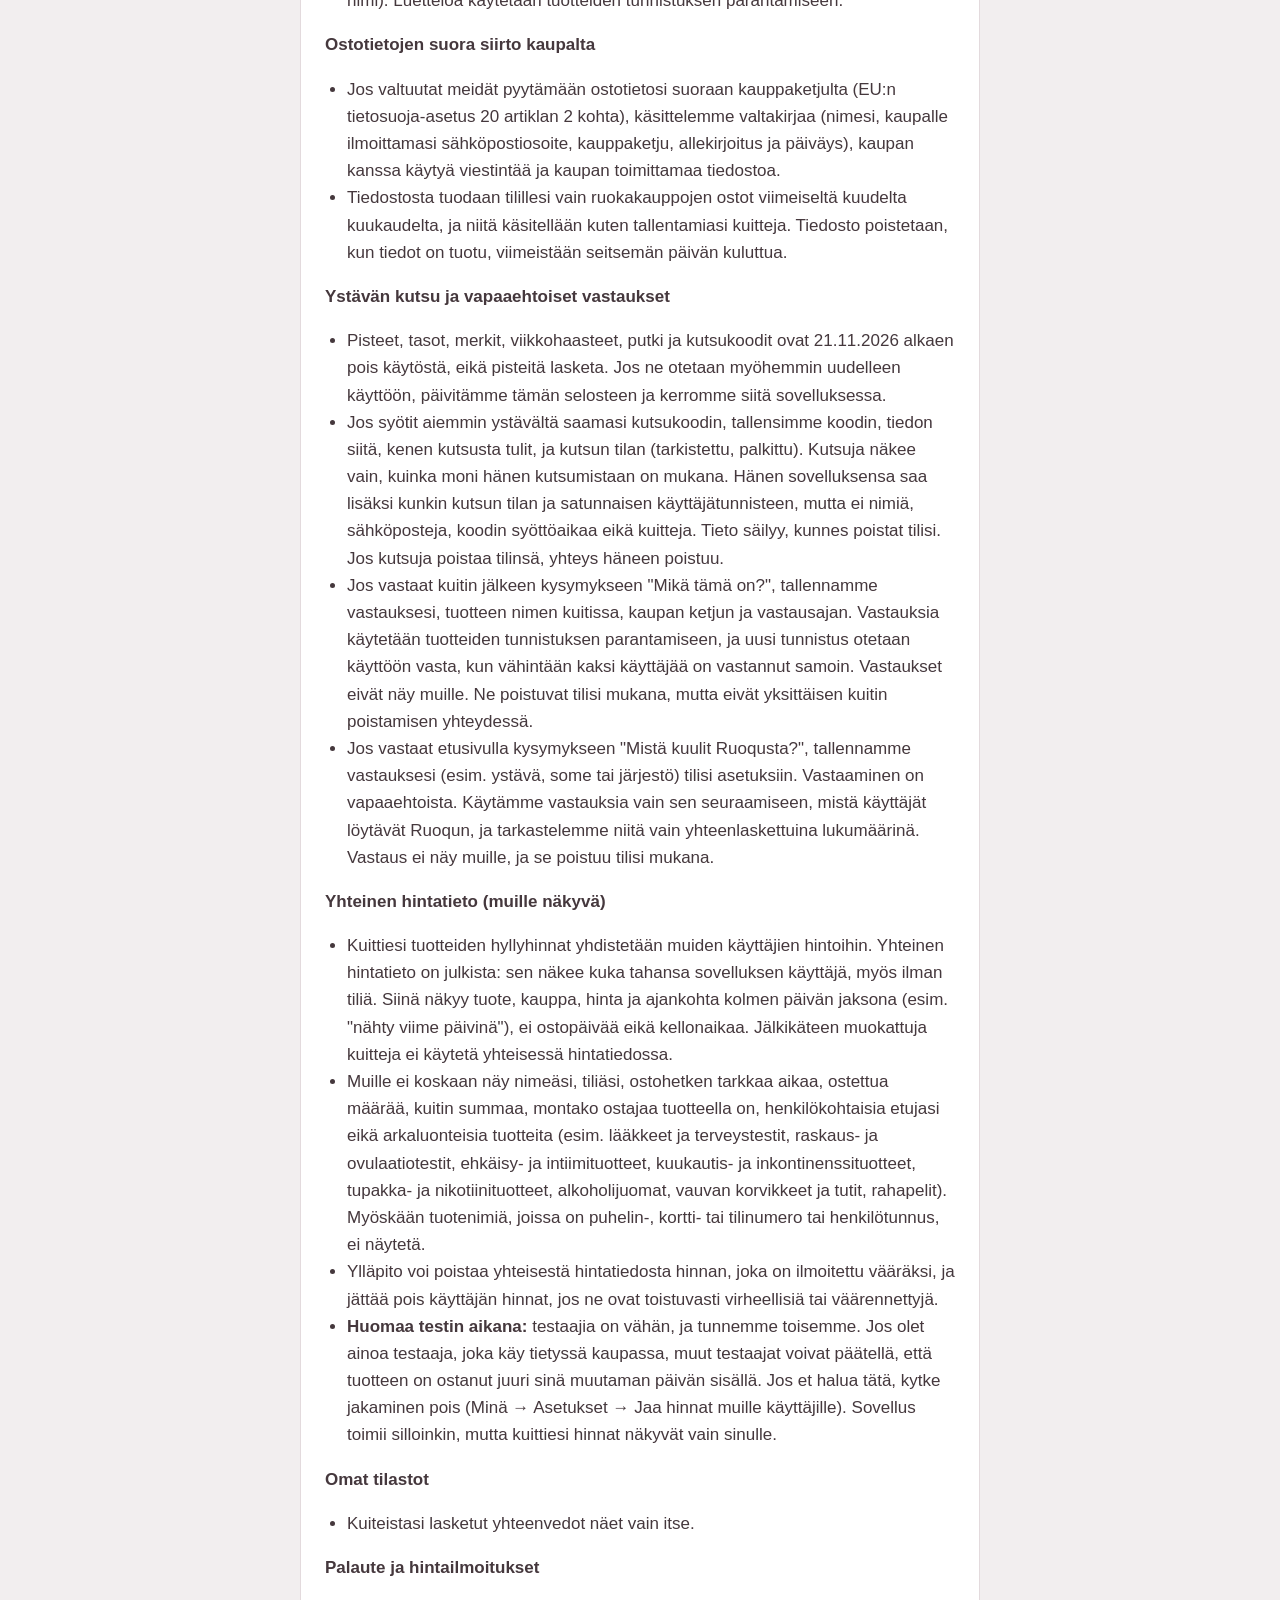
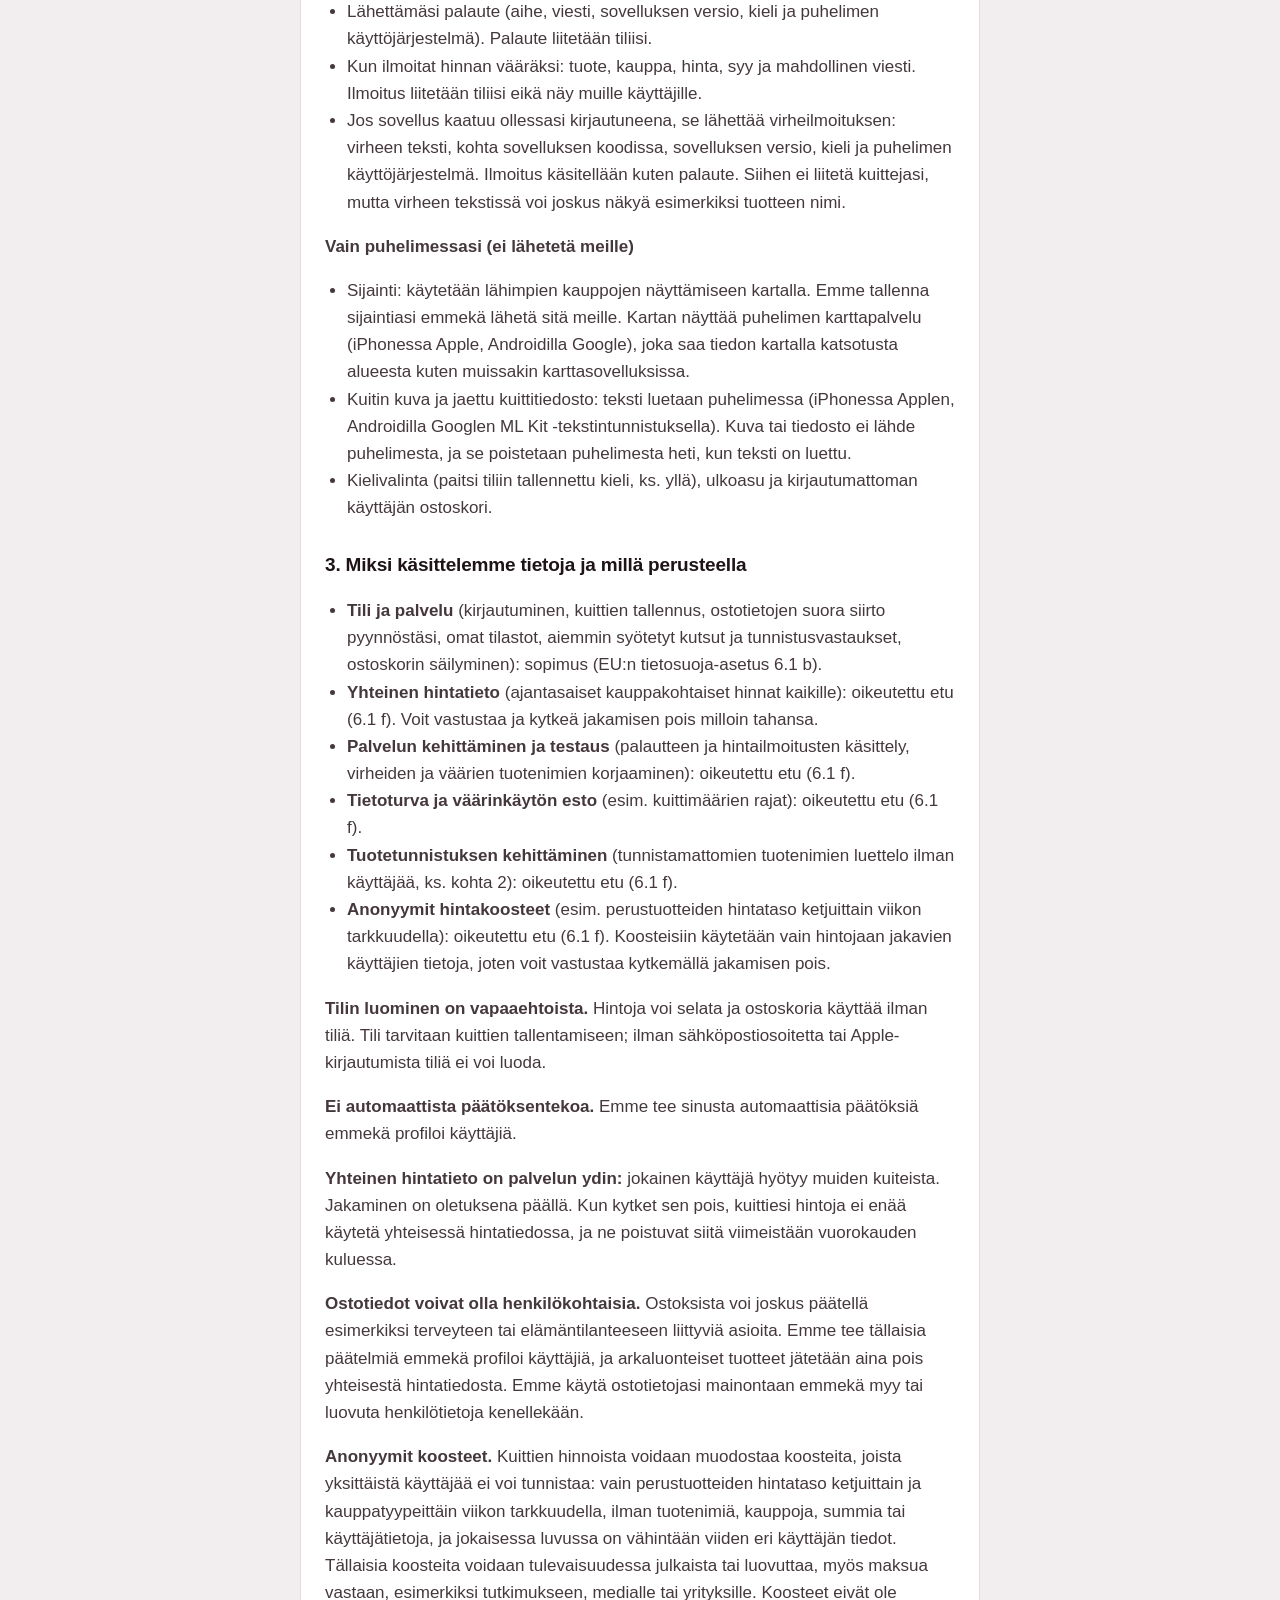
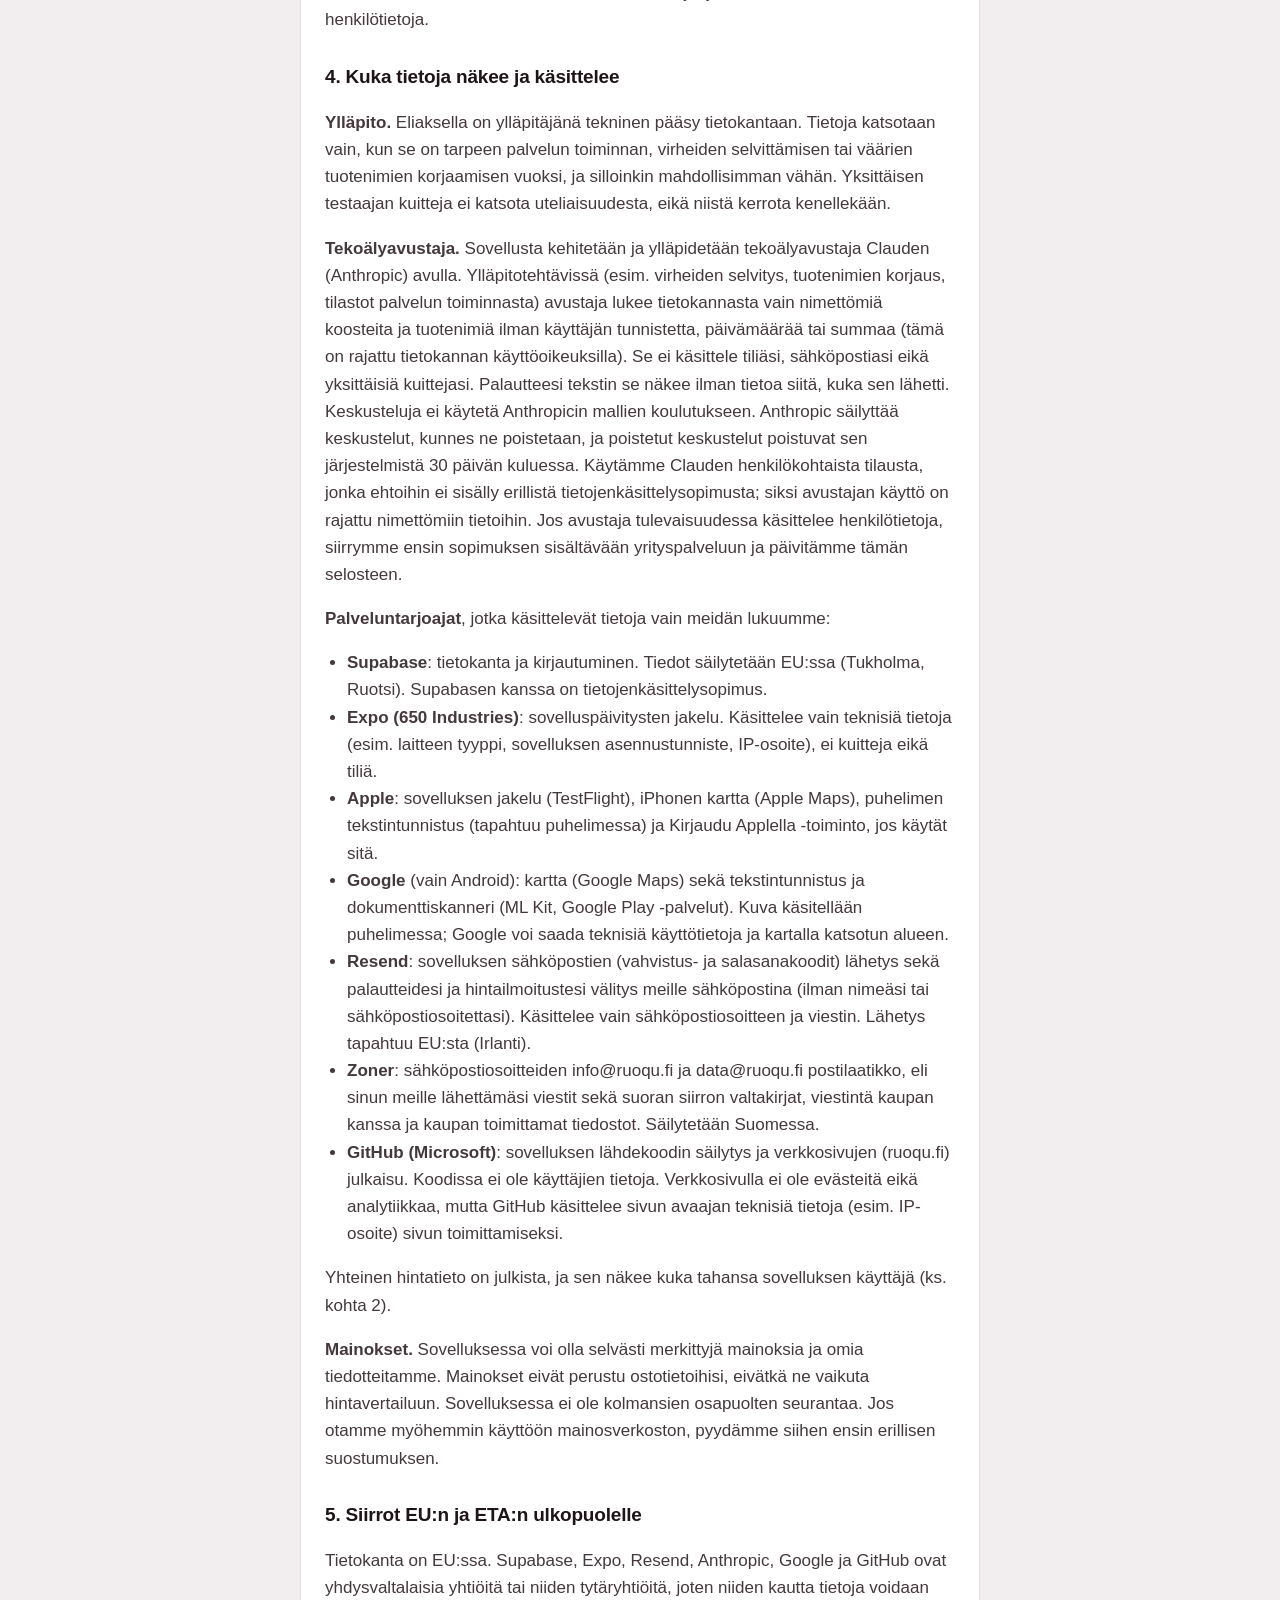
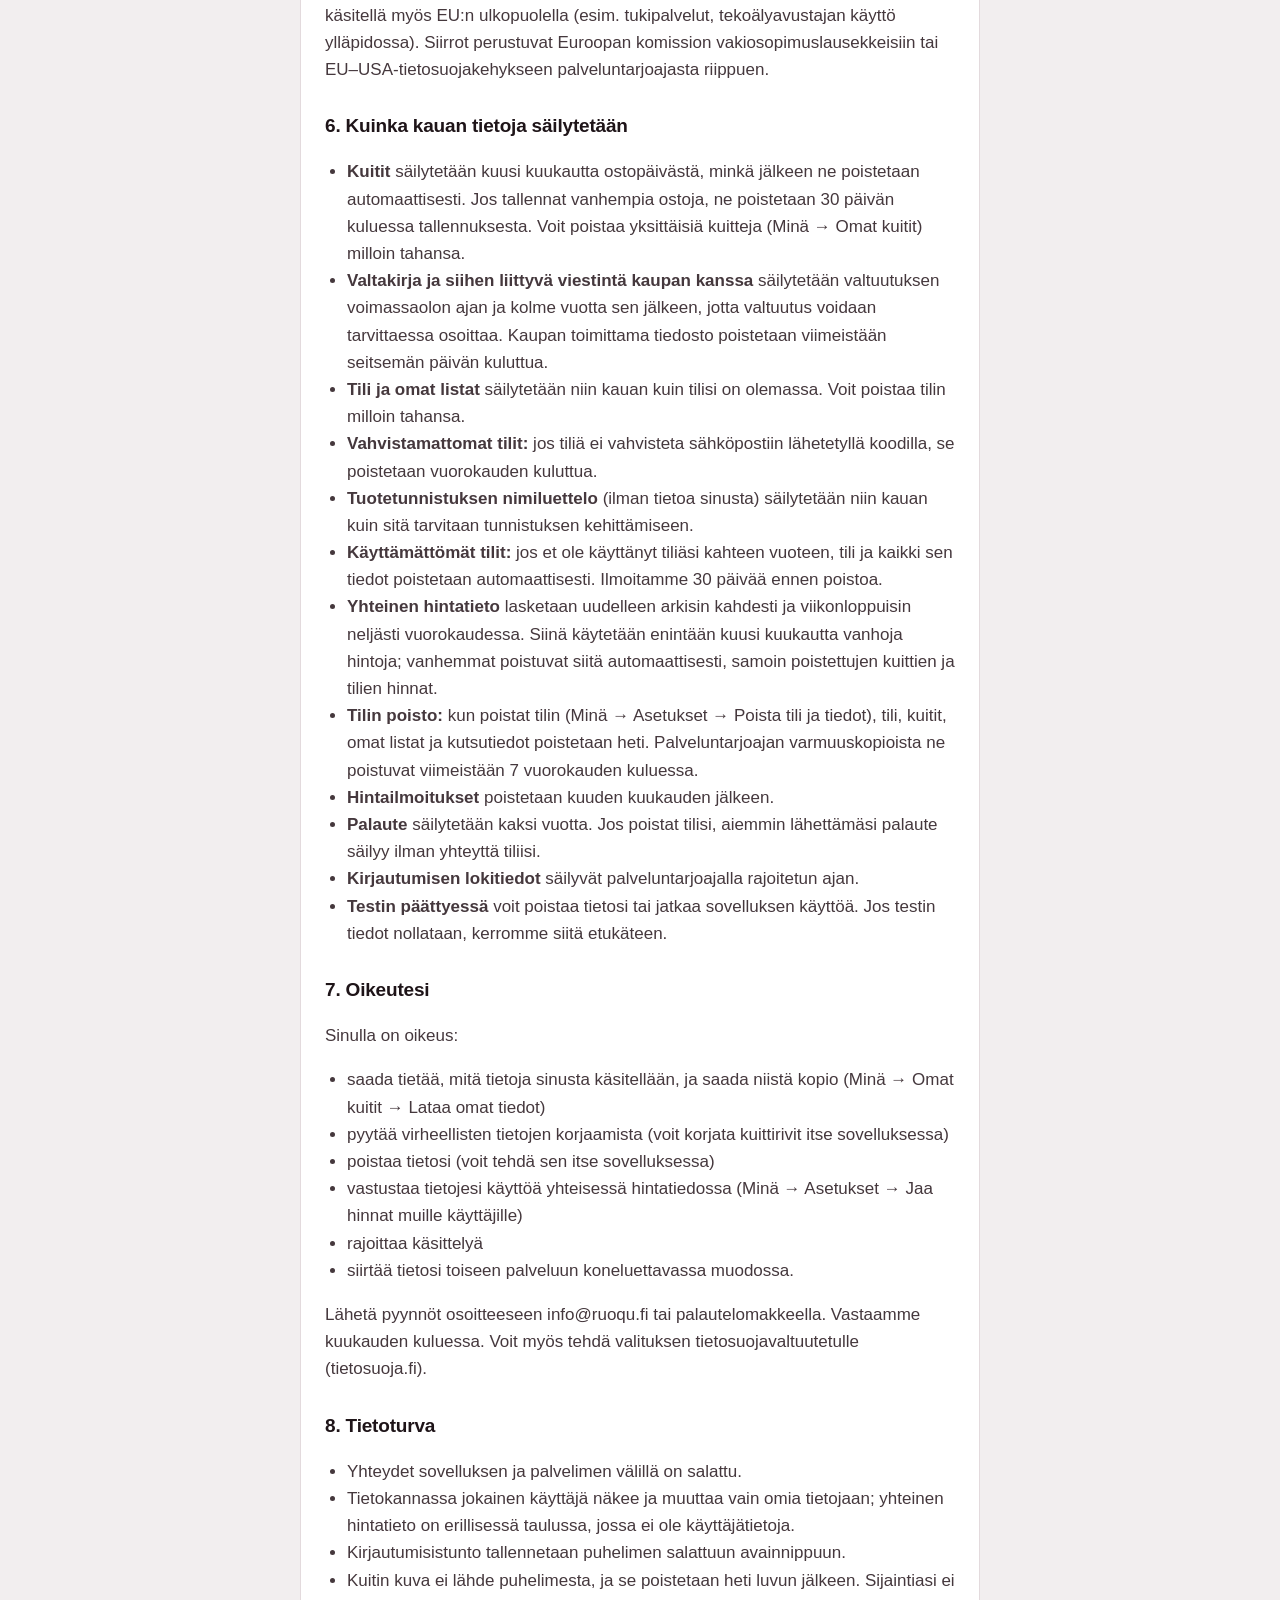
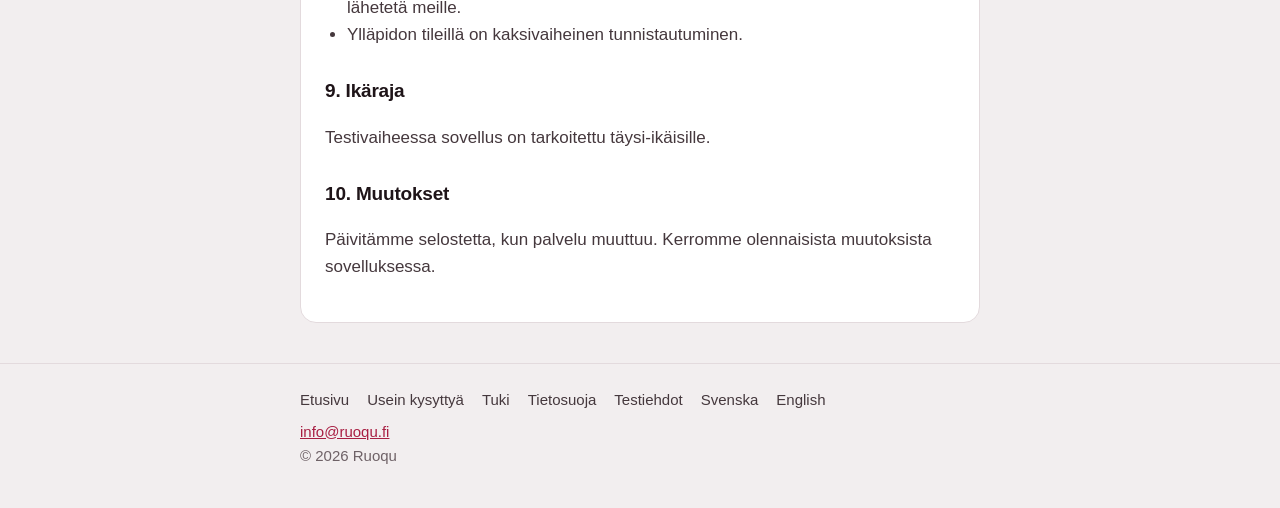
<file: tietosuoja.html>
<!DOCTYPE html>
<html lang="fi">
<head>
<meta charset="utf-8">
<meta name="viewport" content="width=device-width, initial-scale=1">
<title>Tietosuojaseloste – Ruoqu</title>
<meta name="description" content="Ruoqun tietosuojaseloste.">
<meta name="robots" content="noindex">
<link rel="icon" href="favicon.svg" type="image/svg+xml">
<link rel="stylesheet" href="tyyli.css">
</head>
<body>
<header><div class="sisus">
<a class="logo" href="index.html"><svg class="merkki" viewBox="0 0 100 100" aria-hidden="true"><rect width="100" height="100" rx="22.5" fill="#C8264F"/><ellipse cx="50" cy="92" rx="20" ry="3" fill="#4A0F22" opacity="0.28"/><g transform="rotate(-7 50 50)"><path d="M25,19 Q25,13 31,13 L69,13 Q75,13 75,19 L75,78 L70,84 L65,78 L60,84 L55,78 L50,84 L45,78 L40,84 L35,78 L30,84 L25,78 Z" fill="#FBF8F5"/><path d="M42 55 V28 H51.5 A8 8 0 0 1 51.5 44 H42 M50 44 L59 55" fill="none" stroke="#C8264F" stroke-width="7" stroke-linecap="round" stroke-linejoin="round"/><rect x="35" y="64.5" width="30" height="3" rx="1.5" fill="#C8264F" opacity="0.35"/><rect x="35" y="70" width="18" height="3" rx="1.5" fill="#C8264F" opacity="0.35"/></g></svg>Ruoqu</a>
<nav><a href="ukk.html">Usein kysyttyä</a><a href="tuki.html">Tuki</a><a href="sv.html">Svenska</a><a href="en.html">English</a></nav>
</div></header>
<main class="sisus">
<div class="sankari"><h1>Tietosuojaseloste</h1><p class="paivitetty">Päivitetty 26.11.2026</p></div>
<div class="asiakirja">
<p>Ruoqu on mobiilisovellus (iPhone ja Android) ruoan hintojen vertailuun. Tämä seloste kertoo, mitä tietoja sovellus käsittelee testivaiheessa.</p>
<h2>1. Rekisterinpitäjä ja yhteystiedot</h2>
<p>Elias Autio, yksityishenkilö. Tietosuoja-asiat: sähköposti info@ruoqu.fi tai sovelluksen palautelomake (Minä → Lähetä palautetta).</p>
<p>Testin jälkeen sovellusta varten voidaan perustaa yhtiö, josta tulee sovelluksen omistaja ja rekisterinpitäjä. Kerromme siitä etukäteen, ja voit silloin poistaa tietosi, jos et halua niiden siirtyvän yhtiölle.</p>
<h2>2. Mitä tietoja käsittelemme</h2>
<p><strong>Jos luot tilin</strong></p>
<ul><li>Sähköpostiosoite.</li><li>Salasana. Sitä ei tallenneta sellaisenaan, vaan palveluntarjoajamme tallentaa siitä vain tiivisteen, josta salasanaa ei voi palauttaa.</li><li>Jos kirjaudut Applella (iPhone): Applen antama käyttäjätunniste ja sähköpostiosoite, joka voi olla Applen piilotettu välitysosoite. Nimeä emme pyydä. Apple ei saa kuittejasi eikä muita tietojasi sovelluksesta.</li><li>Tilin luonti- ja kirjautumisajat sekä kirjautumisen tekniset lokitiedot (esim. IP-osoite), joita palveluntarjoajamme säilyttää tietoturvan vuoksi rajoitetun ajan.</li><li>Asetus siitä, jaetaanko kuittiesi hinnat muille käyttäjille.</li><li>Ostoskori, suosikit ja kesken oleva kauppareissu, jotta ne säilyvät, jos vaihdat puhelinta tai asennat sovelluksen uudelleen.</li><li>Sovelluksen kieli tilin luontihetkellä, jotta vahvistus- ja salasanaviestit tulevat oikealla kielellä.</li></ul>
<p><strong>Kun tallennat kuitin</strong></p>
<ul><li>Kauppa, ketju, ostopäivä (ei kellonaikaa), kuitin loppusumma ja tallennusaika.</li><li>Kuitin tuoterivit: tuotteen nimi kuitilla, määrä, yksikkö, hinta, alennukset, viivakoodi (jos kuitissa tai ostotietoraportissa on) ja merkintä henkilökohtaisesta edusta (esim. bonuskuponki). Nimestä päätellään myös tuotteen merkki ja tunniste, jolla sama tuote tunnistetaan muissa kuiteissa.</li><li>Tieto siitä, miten kuitti lisättiin (kamera, liitetty teksti, PDF tai S-ryhmän ostotietoraportti).</li><li>Emme tallenna maksukortin tietoja, kanta-asiakasnumeroa emmekä kuitin kuvaa tai tiedostoa (poikkeuksena suoran siirron tiedosto enintään seitsemän päivää, ks. alla). S-ryhmän ostotietoraportista tallennetaan vain ruokakauppojen ostot viimeiseltä kuudelta kuukaudelta; tiedosto luetaan puhelimessa.</li><li><strong>Muiden ostot:</strong> jos kuitissa tai ostotietoraportissa on muiden ihmisten ostoja (esim. perheenjäsenen S-Etukortilla tehdyt ostot), tallenna vain omasi tai sellaiset, joihin sinulla on lupa. Voit poistaa yksittäisiä kuitteja ennen tallennusta ja sen jälkeen.</li><li><strong>Tuotetunnistuksen kehittäminen:</strong> kun vanha kuitti poistetaan (ks. kohta 6), sen tuotteiden nimet, joita sovellus ei tunnistanut, tallennetaan erilliseen luetteloon ilman tietoa sinusta, ostopäivästä, kaupasta tai hinnasta (vain ketju ja tuotteen nimi). Luetteloa käytetään tuotteiden tunnistuksen parantamiseen.</li></ul>
<p><strong>Ostotietojen suora siirto kaupalta</strong></p>
<ul><li>Jos valtuutat meidät pyytämään ostotietosi suoraan kauppaketjulta (EU:n tietosuoja-asetus 20 artiklan 2 kohta), käsittelemme valtakirjaa (nimesi, kaupalle ilmoittamasi sähköpostiosoite, kauppaketju, allekirjoitus ja päiväys), kaupan kanssa käytyä viestintää ja kaupan toimittamaa tiedostoa.</li><li>Tiedostosta tuodaan tilillesi vain ruokakauppojen ostot viimeiseltä kuudelta kuukaudelta, ja niitä käsitellään kuten tallentamiasi kuitteja. Tiedosto poistetaan, kun tiedot on tuotu, viimeistään seitsemän päivän kuluttua.</li></ul>
<p><strong>Ystävän kutsu ja vapaaehtoiset vastaukset</strong></p>
<ul><li>Pisteet, tasot, merkit, viikkohaasteet, putki ja kutsukoodit ovat 21.11.2026 alkaen pois käytöstä, eikä pisteitä lasketa. Jos ne otetaan myöhemmin uudelleen käyttöön, päivitämme tämän selosteen ja kerromme siitä sovelluksessa.</li><li>Jos syötit aiemmin ystävältä saamasi kutsukoodin, tallensimme koodin, tiedon siitä, kenen kutsusta tulit, ja kutsun tilan (tarkistettu, palkittu). Kutsuja näkee vain, kuinka moni hänen kutsumistaan on mukana. Hänen sovelluksensa saa lisäksi kunkin kutsun tilan ja satunnaisen käyttäjätunnisteen, mutta ei nimiä, sähköposteja, koodin syöttöaikaa eikä kuitteja. Tieto säilyy, kunnes poistat tilisi. Jos kutsuja poistaa tilinsä, yhteys häneen poistuu.</li><li>Jos vastaat kuitin jälkeen kysymykseen "Mikä tämä on?", tallennamme vastauksesi, tuotteen nimen kuitissa, kaupan ketjun ja vastausajan. Vastauksia käytetään tuotteiden tunnistuksen parantamiseen, ja uusi tunnistus otetaan käyttöön vasta, kun vähintään kaksi käyttäjää on vastannut samoin. Vastaukset eivät näy muille. Ne poistuvat tilisi mukana, mutta eivät yksittäisen kuitin poistamisen yhteydessä.</li><li>Jos vastaat etusivulla kysymykseen "Mistä kuulit Ruoqusta?", tallennamme vastauksesi (esim. ystävä, some tai järjestö) tilisi asetuksiin. Vastaaminen on vapaaehtoista. Käytämme vastauksia vain sen seuraamiseen, mistä käyttäjät löytävät Ruoqun, ja tarkastelemme niitä vain yhteenlaskettuina lukumäärinä. Vastaus ei näy muille, ja se poistuu tilisi mukana.</li></ul>
<p><strong>Yhteinen hintatieto (muille näkyvä)</strong></p>
<ul><li>Kuittiesi tuotteiden hyllyhinnat yhdistetään muiden käyttäjien hintoihin. Yhteinen hintatieto on julkista: sen näkee kuka tahansa sovelluksen käyttäjä, myös ilman tiliä. Siinä näkyy tuote, kauppa, hinta ja ajankohta kolmen päivän jaksona (esim. "nähty viime päivinä"), ei ostopäivää eikä kellonaikaa. Jälkikäteen muokattuja kuitteja ei käytetä yhteisessä hintatiedossa.</li><li>Muille ei koskaan näy nimeäsi, tiliäsi, ostohetken tarkkaa aikaa, ostettua määrää, kuitin summaa, montako ostajaa tuotteella on, henkilökohtaisia etujasi eikä arkaluonteisia tuotteita (esim. lääkkeet ja terveystestit, raskaus- ja ovulaatiotestit, ehkäisy- ja intiimituotteet, kuukautis- ja inkontinenssituotteet, tupakka- ja nikotiinituotteet, alkoholijuomat, vauvan korvikkeet ja tutit, rahapelit). Myöskään tuotenimiä, joissa on puhelin-, kortti- tai tilinumero tai henkilötunnus, ei näytetä.</li><li>Ylläpito voi poistaa yhteisestä hintatiedosta hinnan, joka on ilmoitettu vääräksi, ja jättää pois käyttäjän hinnat, jos ne ovat toistuvasti virheellisiä tai väärennettyjä.</li><li><strong>Huomaa testin aikana:</strong> testaajia on vähän, ja tunnemme toisemme. Jos olet ainoa testaaja, joka käy tietyssä kaupassa, muut testaajat voivat päätellä, että tuotteen on ostanut juuri sinä muutaman päivän sisällä. Jos et halua tätä, kytke jakaminen pois (Minä → Asetukset → Jaa hinnat muille käyttäjille). Sovellus toimii silloinkin, mutta kuittiesi hinnat näkyvät vain sinulle.</li></ul>
<p><strong>Omat tilastot</strong></p>
<ul><li>Kuiteistasi lasketut yhteenvedot näet vain itse.</li></ul>
<p><strong>Palaute ja hintailmoitukset</strong></p>
<ul><li>Lähettämäsi palaute (aihe, viesti, sovelluksen versio, kieli ja puhelimen käyttöjärjestelmä). Palaute liitetään tiliisi.</li><li>Kun ilmoitat hinnan vääräksi: tuote, kauppa, hinta, syy ja mahdollinen viesti. Ilmoitus liitetään tiliisi eikä näy muille käyttäjille.</li><li>Jos sovellus kaatuu ollessasi kirjautuneena, se lähettää virheilmoituksen: virheen teksti, kohta sovelluksen koodissa, sovelluksen versio, kieli ja puhelimen käyttöjärjestelmä. Ilmoitus käsitellään kuten palaute. Siihen ei liitetä kuittejasi, mutta virheen tekstissä voi joskus näkyä esimerkiksi tuotteen nimi.</li></ul>
<p><strong>Vain puhelimessasi (ei lähetetä meille)</strong></p>
<ul><li>Sijainti: käytetään lähimpien kauppojen näyttämiseen kartalla. Emme tallenna sijaintiasi emmekä lähetä sitä meille. Kartan näyttää puhelimen karttapalvelu (iPhonessa Apple, Androidilla Google), joka saa tiedon kartalla katsotusta alueesta kuten muissakin karttasovelluksissa.</li><li>Kuitin kuva ja jaettu kuittitiedosto: teksti luetaan puhelimessa (iPhonessa Applen, Androidilla Googlen ML Kit -tekstintunnistuksella). Kuva tai tiedosto ei lähde puhelimesta, ja se poistetaan puhelimesta heti, kun teksti on luettu.</li><li>Kielivalinta (paitsi tiliin tallennettu kieli, ks. yllä), ulkoasu ja kirjautumattoman käyttäjän ostoskori.</li></ul>
<h2>3. Miksi käsittelemme tietoja ja millä perusteella</h2>
<ul><li><strong>Tili ja palvelu</strong> (kirjautuminen, kuittien tallennus, ostotietojen suora siirto pyynnöstäsi, omat tilastot, aiemmin syötetyt kutsut ja tunnistusvastaukset, ostoskorin säilyminen): sopimus (EU:n tietosuoja-asetus 6.1 b).</li><li><strong>Yhteinen hintatieto</strong> (ajantasaiset kauppakohtaiset hinnat kaikille): oikeutettu etu (6.1 f). Voit vastustaa ja kytkeä jakamisen pois milloin tahansa.</li><li><strong>Palvelun kehittäminen ja testaus</strong> (palautteen ja hintailmoitusten käsittely, virheiden ja väärien tuotenimien korjaaminen): oikeutettu etu (6.1 f).</li><li><strong>Tietoturva ja väärinkäytön esto</strong> (esim. kuittimäärien rajat): oikeutettu etu (6.1 f).</li><li><strong>Tuotetunnistuksen kehittäminen</strong> (tunnistamattomien tuotenimien luettelo ilman käyttäjää, ks. kohta 2): oikeutettu etu (6.1 f).</li><li><strong>Anonyymit hintakoosteet</strong> (esim. perustuotteiden hintataso ketjuittain viikon tarkkuudella): oikeutettu etu (6.1 f). Koosteisiin käytetään vain hintojaan jakavien käyttäjien tietoja, joten voit vastustaa kytkemällä jakamisen pois.</li></ul>
<p><strong>Tilin luominen on vapaaehtoista.</strong> Hintoja voi selata ja ostoskoria käyttää ilman tiliä. Tili tarvitaan kuittien tallentamiseen; ilman sähköpostiosoitetta tai Apple-kirjautumista tiliä ei voi luoda.</p>
<p><strong>Ei automaattista päätöksentekoa.</strong> Emme tee sinusta automaattisia päätöksiä emmekä profiloi käyttäjiä.</p>
<p><strong>Yhteinen hintatieto on palvelun ydin:</strong> jokainen käyttäjä hyötyy muiden kuiteista. Jakaminen on oletuksena päällä. Kun kytket sen pois, kuittiesi hintoja ei enää käytetä yhteisessä hintatiedossa, ja ne poistuvat siitä viimeistään vuorokauden kuluessa.</p>
<p><strong>Ostotiedot voivat olla henkilökohtaisia.</strong> Ostoksista voi joskus päätellä esimerkiksi terveyteen tai elämäntilanteeseen liittyviä asioita. Emme tee tällaisia päätelmiä emmekä profiloi käyttäjiä, ja arkaluonteiset tuotteet jätetään aina pois yhteisestä hintatiedosta. Emme käytä ostotietojasi mainontaan emmekä myy tai luovuta henkilötietoja kenellekään.</p>
<p><strong>Anonyymit koosteet.</strong> Kuittien hinnoista voidaan muodostaa koosteita, joista yksittäistä käyttäjää ei voi tunnistaa: vain perustuotteiden hintataso ketjuittain ja kauppatyypeittäin viikon tarkkuudella, ilman tuotenimiä, kauppoja, summia tai käyttäjätietoja, ja jokaisessa luvussa on vähintään viiden eri käyttäjän tiedot. Tällaisia koosteita voidaan tulevaisuudessa julkaista tai luovuttaa, myös maksua vastaan, esimerkiksi tutkimukseen, medialle tai yrityksille. Koosteet eivät ole henkilötietoja.</p>
<h2>4. Kuka tietoja näkee ja käsittelee</h2>
<p><strong>Ylläpito.</strong> Eliaksella on ylläpitäjänä tekninen pääsy tietokantaan. Tietoja katsotaan vain, kun se on tarpeen palvelun toiminnan, virheiden selvittämisen tai väärien tuotenimien korjaamisen vuoksi, ja silloinkin mahdollisimman vähän. Yksittäisen testaajan kuitteja ei katsota uteliaisuudesta, eikä niistä kerrota kenellekään.</p>
<p><strong>Tekoälyavustaja.</strong> Sovellusta kehitetään ja ylläpidetään tekoälyavustaja Clauden (Anthropic) avulla. Ylläpitotehtävissä (esim. virheiden selvitys, tuotenimien korjaus, tilastot palvelun toiminnasta) avustaja lukee tietokannasta vain nimettömiä koosteita ja tuotenimiä ilman käyttäjän tunnistetta, päivämäärää tai summaa (tämä on rajattu tietokannan käyttöoikeuksilla). Se ei käsittele tiliäsi, sähköpostiasi eikä yksittäisiä kuittejasi. Palautteesi tekstin se näkee ilman tietoa siitä, kuka sen lähetti. Keskusteluja ei käytetä Anthropicin mallien koulutukseen. Anthropic säilyttää keskustelut, kunnes ne poistetaan, ja poistetut keskustelut poistuvat sen järjestelmistä 30 päivän kuluessa. Käytämme Clauden henkilökohtaista tilausta, jonka ehtoihin ei sisälly erillistä tietojenkäsittelysopimusta; siksi avustajan käyttö on rajattu nimettömiin tietoihin. Jos avustaja tulevaisuudessa käsittelee henkilötietoja, siirrymme ensin sopimuksen sisältävään yrityspalveluun ja päivitämme tämän selosteen.</p>
<p><strong>Palveluntarjoajat</strong>, jotka käsittelevät tietoja vain meidän lukuumme:</p>
<ul><li><strong>Supabase</strong>: tietokanta ja kirjautuminen. Tiedot säilytetään EU:ssa (Tukholma, Ruotsi). Supabasen kanssa on tietojenkäsittelysopimus.</li><li><strong>Expo (650 Industries)</strong>: sovelluspäivitysten jakelu. Käsittelee vain teknisiä tietoja (esim. laitteen tyyppi, sovelluksen asennustunniste, IP-osoite), ei kuitteja eikä tiliä.</li><li><strong>Apple</strong>: sovelluksen jakelu (TestFlight), iPhonen kartta (Apple Maps), puhelimen tekstintunnistus (tapahtuu puhelimessa) ja Kirjaudu Applella -toiminto, jos käytät sitä.</li><li><strong>Google</strong> (vain Android): kartta (Google Maps) sekä tekstintunnistus ja dokumenttiskanneri (ML Kit, Google Play -palvelut). Kuva käsitellään puhelimessa; Google voi saada teknisiä käyttötietoja ja kartalla katsotun alueen.</li><li><strong>Resend</strong>: sovelluksen sähköpostien (vahvistus- ja salasanakoodit) lähetys sekä palautteidesi ja hintailmoitustesi välitys meille sähköpostina (ilman nimeäsi tai sähköpostiosoitettasi). Käsittelee vain sähköpostiosoitteen ja viestin. Lähetys tapahtuu EU:sta (Irlanti).</li><li><strong>Zoner</strong>: sähköpostiosoitteiden info@ruoqu.fi ja data@ruoqu.fi postilaatikko, eli sinun meille lähettämäsi viestit sekä suoran siirron valtakirjat, viestintä kaupan kanssa ja kaupan toimittamat tiedostot. Säilytetään Suomessa.</li><li><strong>GitHub (Microsoft)</strong>: sovelluksen lähdekoodin säilytys ja verkkosivujen (ruoqu.fi) julkaisu. Koodissa ei ole käyttäjien tietoja. Verkkosivulla ei ole evästeitä eikä analytiikkaa, mutta GitHub käsittelee sivun avaajan teknisiä tietoja (esim. IP-osoite) sivun toimittamiseksi.</li></ul>
<p>Yhteinen hintatieto on julkista, ja sen näkee kuka tahansa sovelluksen käyttäjä (ks. kohta 2).</p>
<p><strong>Mainokset.</strong> Sovelluksessa voi olla selvästi merkittyjä mainoksia ja omia tiedotteitamme. Mainokset eivät perustu ostotietoihisi, eivätkä ne vaikuta hintavertailuun. Sovelluksessa ei ole kolmansien osapuolten seurantaa. Jos otamme myöhemmin käyttöön mainosverkoston, pyydämme siihen ensin erillisen suostumuksen.</p>
<h2>5. Siirrot EU:n ja ETA:n ulkopuolelle</h2>
<p>Tietokanta on EU:ssa. Supabase, Expo, Resend, Anthropic, Google ja GitHub ovat yhdysvaltalaisia yhtiöitä tai niiden tytäryhtiöitä, joten niiden kautta tietoja voidaan käsitellä myös EU:n ulkopuolella (esim. tukipalvelut, tekoälyavustajan käyttö ylläpidossa). Siirrot perustuvat Euroopan komission vakiosopimuslausekkeisiin tai EU–USA-tietosuojakehykseen palveluntarjoajasta riippuen.</p>
<h2>6. Kuinka kauan tietoja säilytetään</h2>
<ul><li><strong>Kuitit</strong> säilytetään kuusi kuukautta ostopäivästä, minkä jälkeen ne poistetaan automaattisesti. Jos tallennat vanhempia ostoja, ne poistetaan 30 päivän kuluessa tallennuksesta. Voit poistaa yksittäisiä kuitteja (Minä → Omat kuitit) milloin tahansa.</li><li><strong>Valtakirja ja siihen liittyvä viestintä kaupan kanssa</strong> säilytetään valtuutuksen voimassaolon ajan ja kolme vuotta sen jälkeen, jotta valtuutus voidaan tarvittaessa osoittaa. Kaupan toimittama tiedosto poistetaan viimeistään seitsemän päivän kuluttua.</li><li><strong>Tili ja omat listat</strong> säilytetään niin kauan kuin tilisi on olemassa. Voit poistaa tilin milloin tahansa.</li><li><strong>Vahvistamattomat tilit:</strong> jos tiliä ei vahvisteta sähköpostiin lähetetyllä koodilla, se poistetaan vuorokauden kuluttua.</li><li><strong>Tuotetunnistuksen nimiluettelo</strong> (ilman tietoa sinusta) säilytetään niin kauan kuin sitä tarvitaan tunnistuksen kehittämiseen.</li><li><strong>Käyttämättömät tilit:</strong> jos et ole käyttänyt tiliäsi kahteen vuoteen, tili ja kaikki sen tiedot poistetaan automaattisesti. Ilmoitamme 30 päivää ennen poistoa.</li><li><strong>Yhteinen hintatieto</strong> lasketaan uudelleen arkisin kahdesti ja viikonloppuisin neljästi vuorokaudessa. Siinä käytetään enintään kuusi kuukautta vanhoja hintoja; vanhemmat poistuvat siitä automaattisesti, samoin poistettujen kuittien ja tilien hinnat.</li><li><strong>Tilin poisto:</strong> kun poistat tilin (Minä → Asetukset → Poista tili ja tiedot), tili, kuitit, omat listat ja kutsutiedot poistetaan heti. Palveluntarjoajan varmuuskopioista ne poistuvat viimeistään 7 vuorokauden kuluessa.</li><li><strong>Hintailmoitukset</strong> poistetaan kuuden kuukauden jälkeen.</li><li><strong>Palaute</strong> säilytetään kaksi vuotta. Jos poistat tilisi, aiemmin lähettämäsi palaute säilyy ilman yhteyttä tiliisi.</li><li><strong>Kirjautumisen lokitiedot</strong> säilyvät palveluntarjoajalla rajoitetun ajan.</li><li><strong>Testin päättyessä</strong> voit poistaa tietosi tai jatkaa sovelluksen käyttöä. Jos testin tiedot nollataan, kerromme siitä etukäteen.</li></ul>
<h2>7. Oikeutesi</h2>
<p>Sinulla on oikeus:</p>
<ul><li>saada tietää, mitä tietoja sinusta käsitellään, ja saada niistä kopio (Minä → Omat kuitit → Lataa omat tiedot)</li><li>pyytää virheellisten tietojen korjaamista (voit korjata kuittirivit itse sovelluksessa)</li><li>poistaa tietosi (voit tehdä sen itse sovelluksessa)</li><li>vastustaa tietojesi käyttöä yhteisessä hintatiedossa (Minä → Asetukset → Jaa hinnat muille käyttäjille)</li><li>rajoittaa käsittelyä</li><li>siirtää tietosi toiseen palveluun koneluettavassa muodossa.</li></ul>
<p>Lähetä pyynnöt osoitteeseen info@ruoqu.fi tai palautelomakkeella. Vastaamme kuukauden kuluessa. Voit myös tehdä valituksen tietosuojavaltuutetulle (tietosuoja.fi).</p>
<h2>8. Tietoturva</h2>
<ul><li>Yhteydet sovelluksen ja palvelimen välillä on salattu.</li><li>Tietokannassa jokainen käyttäjä näkee ja muuttaa vain omia tietojaan; yhteinen hintatieto on erillisessä taulussa, jossa ei ole käyttäjätietoja.</li><li>Kirjautumisistunto tallennetaan puhelimen salattuun avainnippuun.</li><li>Kuitin kuva ei lähde puhelimesta, ja se poistetaan heti luvun jälkeen. Sijaintiasi ei lähetetä meille.</li><li>Ylläpidon tileillä on kaksivaiheinen tunnistautuminen.</li></ul>
<h2>9. Ikäraja</h2>
<p>Testivaiheessa sovellus on tarkoitettu täysi-ikäisille.</p>
<h2>10. Muutokset</h2>
<p>Päivitämme selostetta, kun palvelu muuttuu. Kerromme olennaisista muutoksista sovelluksessa.</p>
</div>
</main>
<footer><div class="sisus">
<nav><a href="index.html">Etusivu</a><a href="ukk.html">Usein kysyttyä</a><a href="tuki.html">Tuki</a><a href="tietosuoja.html">Tietosuoja</a><a href="ehdot.html">Testiehdot</a><a href="sv.html">Svenska</a><a href="en.html">English</a></nav>
<div><a href="mailto:info@ruoqu.fi">info@ruoqu.fi</a></div>
<div>© 2026 Ruoqu</div>
</div></footer>
</body>
</html>
</file>
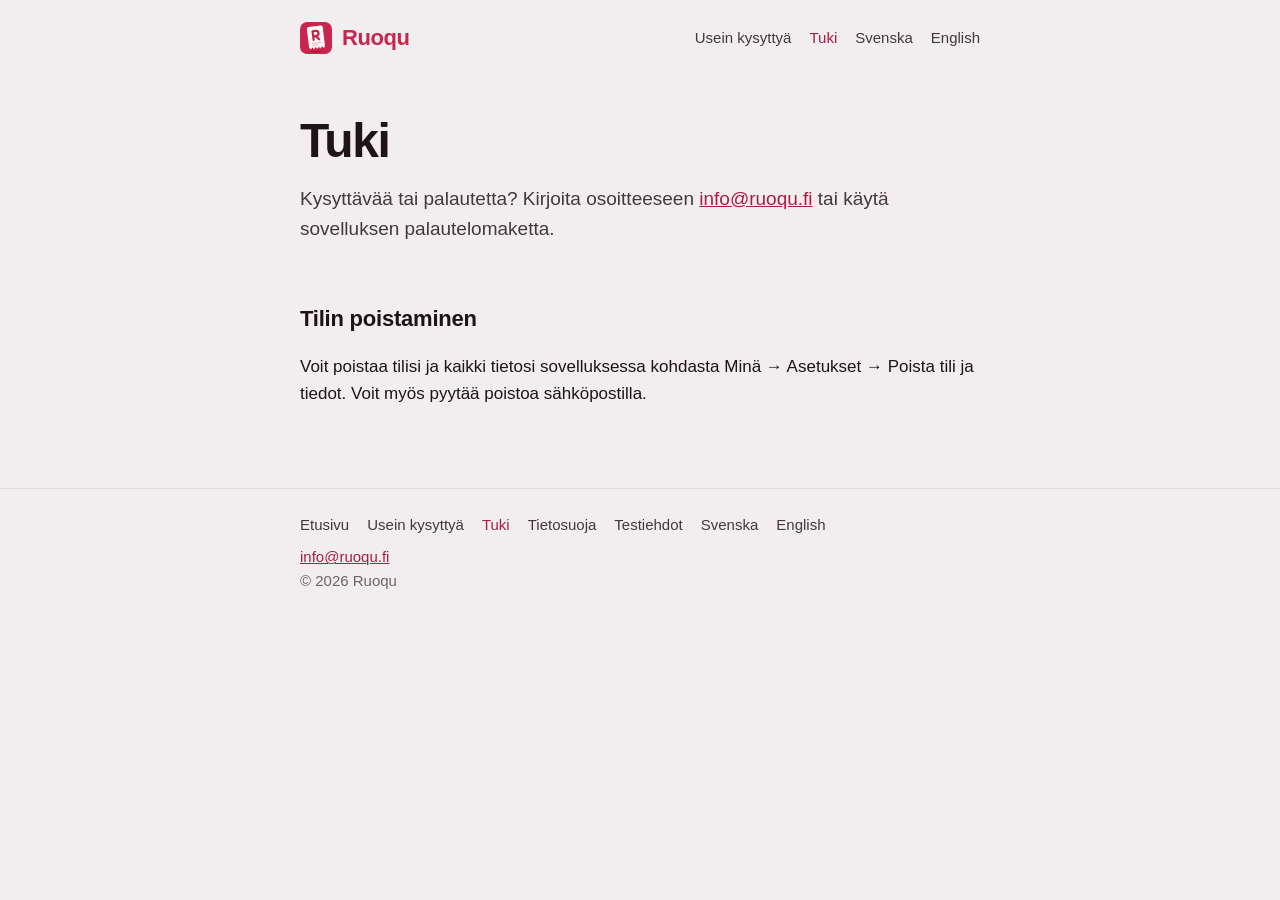
<file: tuki.html>
<!DOCTYPE html>
<html lang="fi">
<head>
<meta charset="utf-8">
<meta name="viewport" content="width=device-width, initial-scale=1">
<title>Tuki – Ruoqu</title>
<meta name="description" content="Ruoqun tuki ja yhteystiedot.">
<meta name="robots" content="noindex">
<link rel="icon" href="favicon.svg" type="image/svg+xml">
<link rel="stylesheet" href="tyyli.css">
</head>
<body>
<header><div class="sisus">
<a class="logo" href="index.html"><svg class="merkki" viewBox="0 0 100 100" aria-hidden="true"><rect width="100" height="100" rx="22.5" fill="#C8264F"/><ellipse cx="50" cy="92" rx="20" ry="3" fill="#4A0F22" opacity="0.28"/><g transform="rotate(-7 50 50)"><path d="M25,19 Q25,13 31,13 L69,13 Q75,13 75,19 L75,78 L70,84 L65,78 L60,84 L55,78 L50,84 L45,78 L40,84 L35,78 L30,84 L25,78 Z" fill="#FBF8F5"/><path d="M42 55 V28 H51.5 A8 8 0 0 1 51.5 44 H42 M50 44 L59 55" fill="none" stroke="#C8264F" stroke-width="7" stroke-linecap="round" stroke-linejoin="round"/><rect x="35" y="64.5" width="30" height="3" rx="1.5" fill="#C8264F" opacity="0.35"/><rect x="35" y="70" width="18" height="3" rx="1.5" fill="#C8264F" opacity="0.35"/></g></svg>Ruoqu</a>
<nav><a href="ukk.html">Usein kysyttyä</a><a href="tuki.html" aria-current="page">Tuki</a><a href="sv.html">Svenska</a><a href="en.html">English</a></nav>
</div></header>
<main class="sisus">
<div class="sankari"><h1>Tuki</h1>
<p class="johdanto">Kysyttävää tai palautetta? Kirjoita osoitteeseen <a href="mailto:info@ruoqu.fi">info@ruoqu.fi</a> tai käytä sovelluksen palautelomaketta.</p>
</div>
<section>
<h2>Tilin poistaminen</h2>
<p>Voit poistaa tilisi ja kaikki tietosi sovelluksessa kohdasta Minä → Asetukset → Poista tili ja tiedot. Voit myös pyytää poistoa sähköpostilla.</p>
</section>

</main>
<footer><div class="sisus">
<nav><a href="index.html">Etusivu</a><a href="ukk.html">Usein kysyttyä</a><a href="tuki.html" aria-current="page">Tuki</a><a href="tietosuoja.html">Tietosuoja</a><a href="ehdot.html">Testiehdot</a><a href="sv.html">Svenska</a><a href="en.html">English</a></nav>
<div><a href="mailto:info@ruoqu.fi">info@ruoqu.fi</a></div>
<div>© 2026 Ruoqu</div>
</div></footer>
</body>
</html>
</file>
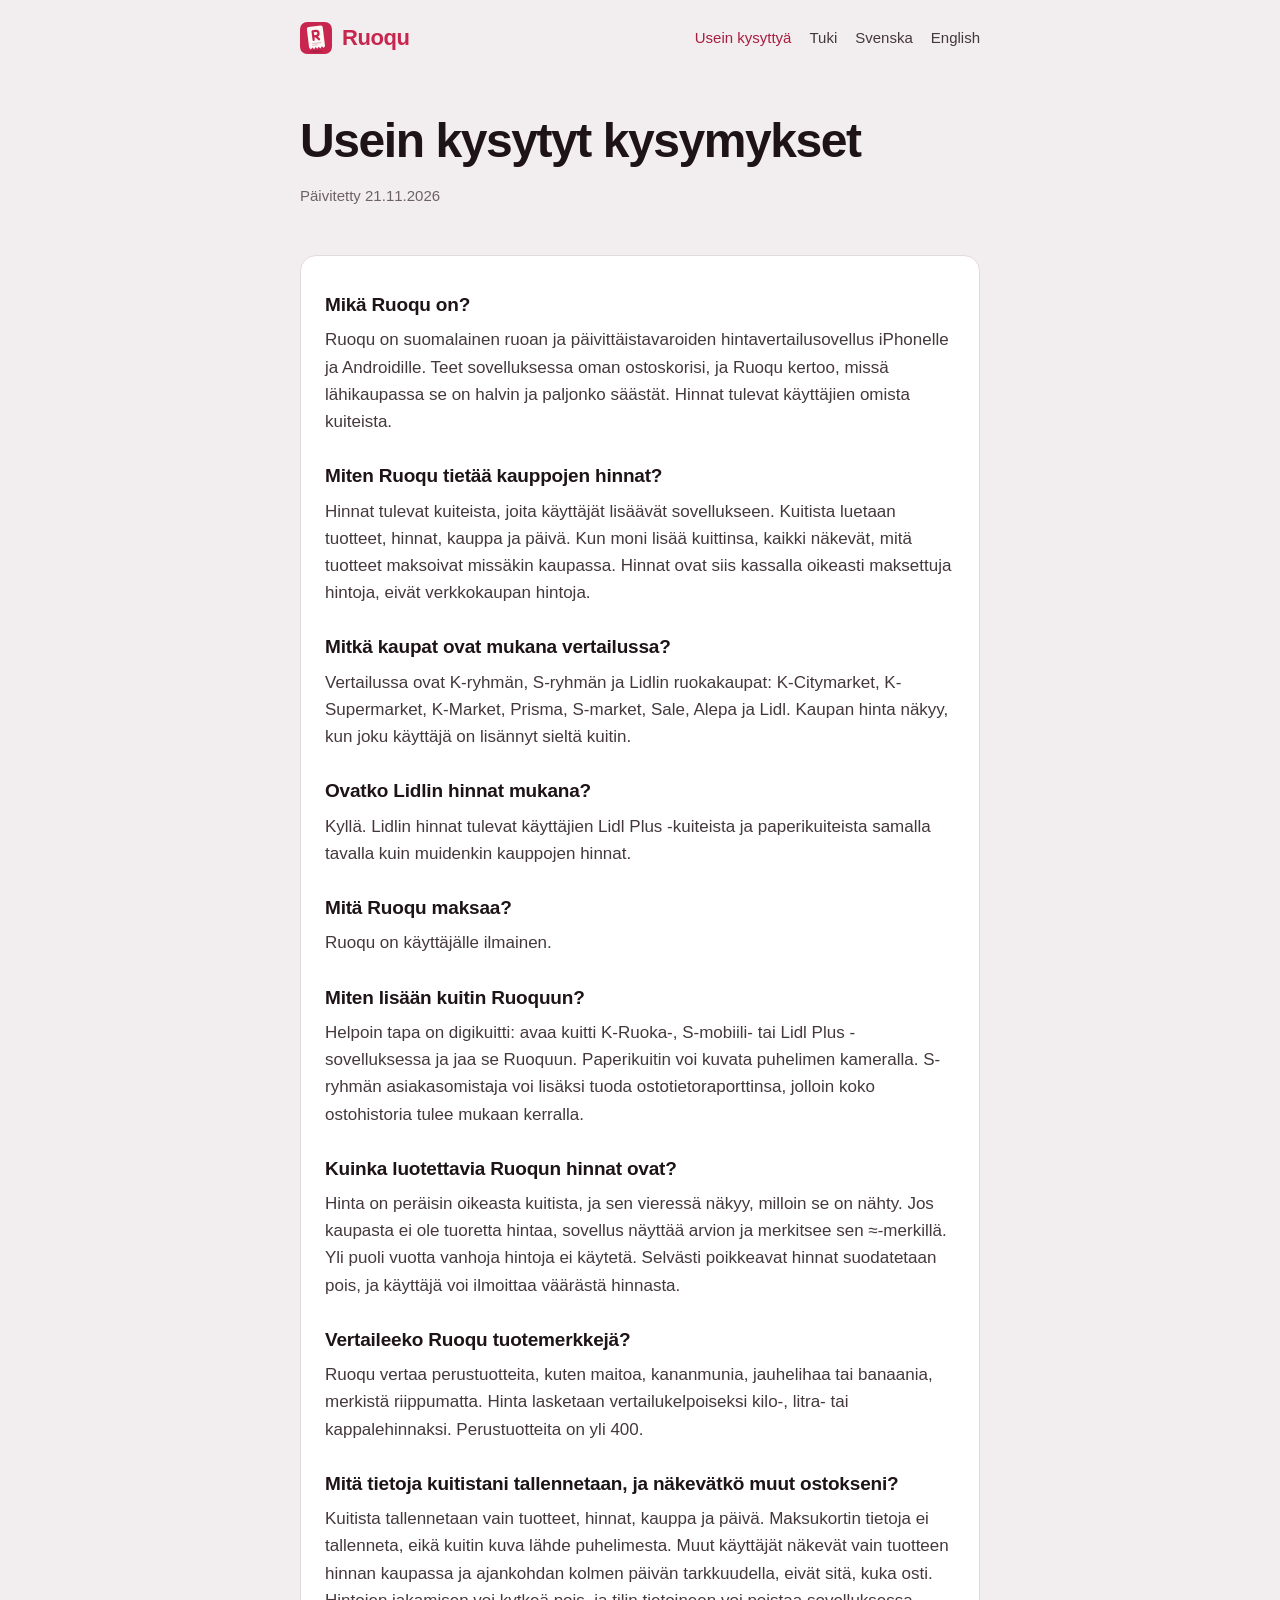
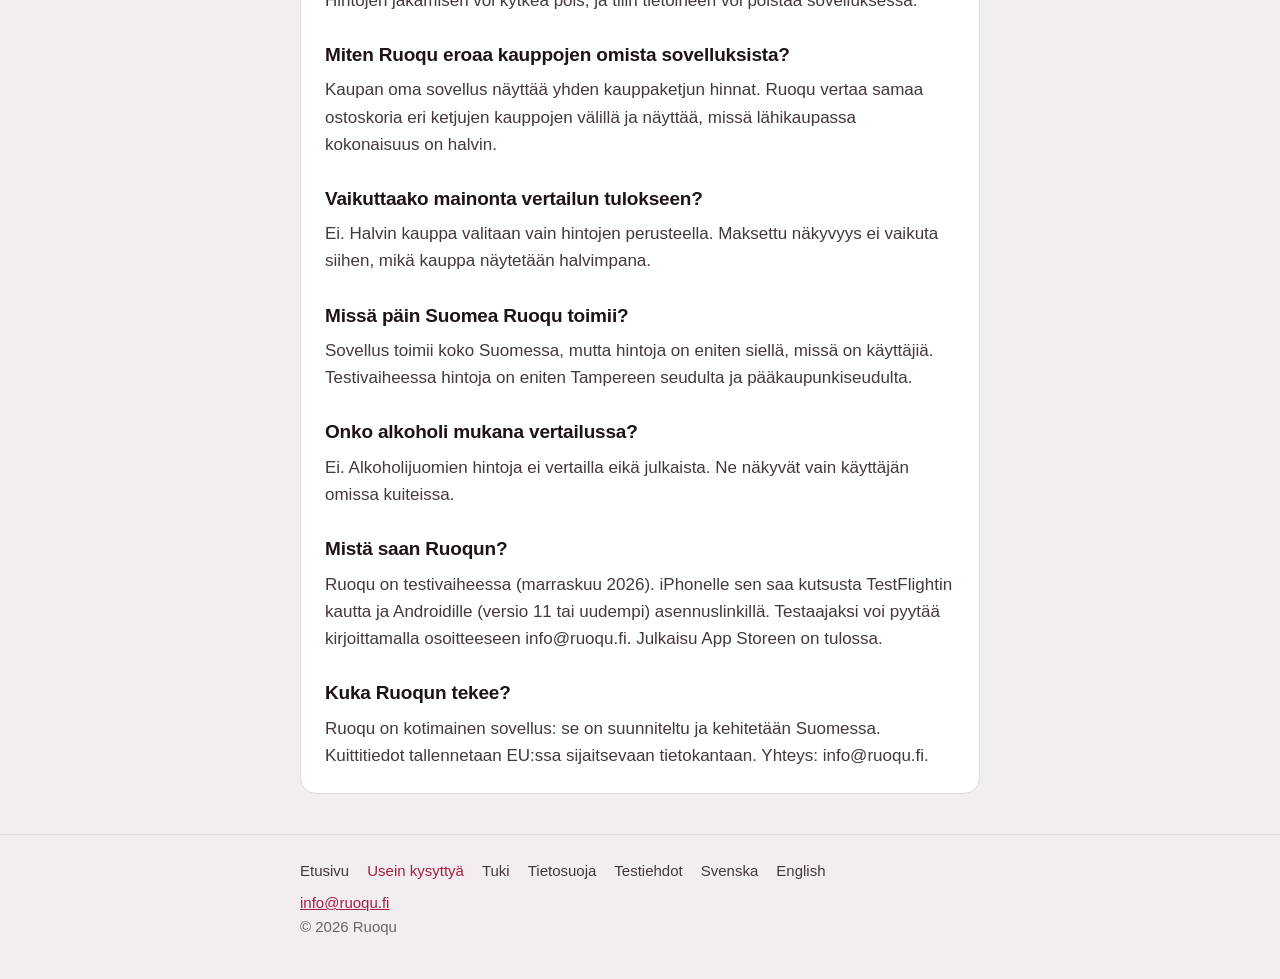
<file: ukk.html>
<!DOCTYPE html>
<html lang="fi">
<head>
<meta charset="utf-8">
<meta name="viewport" content="width=device-width, initial-scale=1">
<title>Usein kysytyt kysymykset – Ruoqu</title>
<meta name="description" content="Vastaukset yleisimpiin kysymyksiin Ruoqusta: miten hinnat saadaan, mitkä kaupat ovat mukana, mitä se maksaa ja mitä kuitista tallennetaan.">
<link rel="icon" href="favicon.svg" type="image/svg+xml">
<link rel="stylesheet" href="tyyli.css">
<link rel="canonical" href="https://ruoqu.fi/ukk.html">
<meta property="og:type" content="website">
<meta property="og:site_name" content="Ruoqu">
<meta property="og:title" content="Usein kysytyt kysymykset – Ruoqu">
<meta property="og:description" content="Vastaukset yleisimpiin kysymyksiin Ruoqusta: miten hinnat saadaan, mitkä kaupat ovat mukana, mitä se maksaa ja mitä kuitista tallennetaan.">
<meta property="og:url" content="https://ruoqu.fi/ukk.html">
<script type="application/ld+json">{"@context": "https://schema.org", "@type": "FAQPage", "inLanguage": "fi", "mainEntity": [{"@type": "Question", "name": "Mikä Ruoqu on?", "acceptedAnswer": {"@type": "Answer", "text": "Ruoqu on suomalainen ruoan ja päivittäistavaroiden hintavertailusovellus iPhonelle ja Androidille. Teet sovelluksessa oman ostoskorisi, ja Ruoqu kertoo, missä lähikaupassa se on halvin ja paljonko säästät. Hinnat tulevat käyttäjien omista kuiteista."}}, {"@type": "Question", "name": "Miten Ruoqu tietää kauppojen hinnat?", "acceptedAnswer": {"@type": "Answer", "text": "Hinnat tulevat kuiteista, joita käyttäjät lisäävät sovellukseen. Kuitista luetaan tuotteet, hinnat, kauppa ja päivä. Kun moni lisää kuittinsa, kaikki näkevät, mitä tuotteet maksoivat missäkin kaupassa. Hinnat ovat siis kassalla oikeasti maksettuja hintoja, eivät verkkokaupan hintoja."}}, {"@type": "Question", "name": "Mitkä kaupat ovat mukana vertailussa?", "acceptedAnswer": {"@type": "Answer", "text": "Vertailussa ovat K-ryhmän, S-ryhmän ja Lidlin ruokakaupat: K-Citymarket, K-Supermarket, K-Market, Prisma, S-market, Sale, Alepa ja Lidl. Kaupan hinta näkyy, kun joku käyttäjä on lisännyt sieltä kuitin."}}, {"@type": "Question", "name": "Ovatko Lidlin hinnat mukana?", "acceptedAnswer": {"@type": "Answer", "text": "Kyllä. Lidlin hinnat tulevat käyttäjien Lidl Plus -kuiteista ja paperikuiteista samalla tavalla kuin muidenkin kauppojen hinnat."}}, {"@type": "Question", "name": "Mitä Ruoqu maksaa?", "acceptedAnswer": {"@type": "Answer", "text": "Ruoqu on käyttäjälle ilmainen."}}, {"@type": "Question", "name": "Miten lisään kuitin Ruoquun?", "acceptedAnswer": {"@type": "Answer", "text": "Helpoin tapa on digikuitti: avaa kuitti K-Ruoka-, S-mobiili- tai Lidl Plus -sovelluksessa ja jaa se Ruoquun. Paperikuitin voi kuvata puhelimen kameralla. S-ryhmän asiakasomistaja voi lisäksi tuoda ostotietoraporttinsa, jolloin koko ostohistoria tulee mukaan kerralla."}}, {"@type": "Question", "name": "Kuinka luotettavia Ruoqun hinnat ovat?", "acceptedAnswer": {"@type": "Answer", "text": "Hinta on peräisin oikeasta kuitista, ja sen vieressä näkyy, milloin se on nähty. Jos kaupasta ei ole tuoretta hintaa, sovellus näyttää arvion ja merkitsee sen ≈-merkillä. Yli puoli vuotta vanhoja hintoja ei käytetä. Selvästi poikkeavat hinnat suodatetaan pois, ja käyttäjä voi ilmoittaa väärästä hinnasta."}}, {"@type": "Question", "name": "Vertaileeko Ruoqu tuotemerkkejä?", "acceptedAnswer": {"@type": "Answer", "text": "Ruoqu vertaa perustuotteita, kuten maitoa, kananmunia, jauhelihaa tai banaania, merkistä riippumatta. Hinta lasketaan vertailukelpoiseksi kilo-, litra- tai kappalehinnaksi. Perustuotteita on yli 400."}}, {"@type": "Question", "name": "Mitä tietoja kuitistani tallennetaan, ja näkevätkö muut ostokseni?", "acceptedAnswer": {"@type": "Answer", "text": "Kuitista tallennetaan vain tuotteet, hinnat, kauppa ja päivä. Maksukortin tietoja ei tallenneta, eikä kuitin kuva lähde puhelimesta. Muut käyttäjät näkevät vain tuotteen hinnan kaupassa ja ajankohdan kolmen päivän tarkkuudella, eivät sitä, kuka osti. Hintojen jakamisen voi kytkeä pois, ja tilin tietoineen voi poistaa sovelluksessa."}}, {"@type": "Question", "name": "Miten Ruoqu eroaa kauppojen omista sovelluksista?", "acceptedAnswer": {"@type": "Answer", "text": "Kaupan oma sovellus näyttää yhden kauppaketjun hinnat. Ruoqu vertaa samaa ostoskoria eri ketjujen kauppojen välillä ja näyttää, missä lähikaupassa kokonaisuus on halvin."}}, {"@type": "Question", "name": "Vaikuttaako mainonta vertailun tulokseen?", "acceptedAnswer": {"@type": "Answer", "text": "Ei. Halvin kauppa valitaan vain hintojen perusteella. Maksettu näkyvyys ei vaikuta siihen, mikä kauppa näytetään halvimpana."}}, {"@type": "Question", "name": "Missä päin Suomea Ruoqu toimii?", "acceptedAnswer": {"@type": "Answer", "text": "Sovellus toimii koko Suomessa, mutta hintoja on eniten siellä, missä on käyttäjiä. Testivaiheessa hintoja on eniten Tampereen seudulta ja pääkaupunkiseudulta."}}, {"@type": "Question", "name": "Onko alkoholi mukana vertailussa?", "acceptedAnswer": {"@type": "Answer", "text": "Ei. Alkoholijuomien hintoja ei vertailla eikä julkaista. Ne näkyvät vain käyttäjän omissa kuiteissa."}}, {"@type": "Question", "name": "Mistä saan Ruoqun?", "acceptedAnswer": {"@type": "Answer", "text": "Ruoqu on testivaiheessa (marraskuu 2026). iPhonelle sen saa kutsusta TestFlightin kautta ja Androidille (versio 11 tai uudempi) asennuslinkillä. Testaajaksi voi pyytää kirjoittamalla osoitteeseen info@ruoqu.fi. Julkaisu App Storeen on tulossa."}}, {"@type": "Question", "name": "Kuka Ruoqun tekee?", "acceptedAnswer": {"@type": "Answer", "text": "Ruoqu on kotimainen sovellus: se on suunniteltu ja kehitetään Suomessa. Kuittitiedot tallennetaan EU:ssa sijaitsevaan tietokantaan. Yhteys: info@ruoqu.fi."}}]}</script>
</head>
<body>
<header><div class="sisus">
<a class="logo" href="index.html"><svg class="merkki" viewBox="0 0 100 100" aria-hidden="true"><rect width="100" height="100" rx="22.5" fill="#C8264F"/><ellipse cx="50" cy="92" rx="20" ry="3" fill="#4A0F22" opacity="0.28"/><g transform="rotate(-7 50 50)"><path d="M25,19 Q25,13 31,13 L69,13 Q75,13 75,19 L75,78 L70,84 L65,78 L60,84 L55,78 L50,84 L45,78 L40,84 L35,78 L30,84 L25,78 Z" fill="#FBF8F5"/><path d="M42 55 V28 H51.5 A8 8 0 0 1 51.5 44 H42 M50 44 L59 55" fill="none" stroke="#C8264F" stroke-width="7" stroke-linecap="round" stroke-linejoin="round"/><rect x="35" y="64.5" width="30" height="3" rx="1.5" fill="#C8264F" opacity="0.35"/><rect x="35" y="70" width="18" height="3" rx="1.5" fill="#C8264F" opacity="0.35"/></g></svg>Ruoqu</a>
<nav><a href="ukk.html" aria-current="page">Usein kysyttyä</a><a href="tuki.html">Tuki</a><a href="sv.html">Svenska</a><a href="en.html">English</a></nav>
</div></header>
<main class="sisus">
<div class="sankari"><h1>Usein kysytyt kysymykset</h1><p class="paivitetty">Päivitetty 21.11.2026</p></div>
<div class="asiakirja kysymykset"><h2>Mikä Ruoqu on?</h2>
<p>Ruoqu on suomalainen ruoan ja päivittäistavaroiden hintavertailusovellus iPhonelle ja Androidille. Teet sovelluksessa oman ostoskorisi, ja Ruoqu kertoo, missä lähikaupassa se on halvin ja paljonko säästät. Hinnat tulevat käyttäjien omista kuiteista.</p>
<h2>Miten Ruoqu tietää kauppojen hinnat?</h2>
<p>Hinnat tulevat kuiteista, joita käyttäjät lisäävät sovellukseen. Kuitista luetaan tuotteet, hinnat, kauppa ja päivä. Kun moni lisää kuittinsa, kaikki näkevät, mitä tuotteet maksoivat missäkin kaupassa. Hinnat ovat siis kassalla oikeasti maksettuja hintoja, eivät verkkokaupan hintoja.</p>
<h2>Mitkä kaupat ovat mukana vertailussa?</h2>
<p>Vertailussa ovat K-ryhmän, S-ryhmän ja Lidlin ruokakaupat: K-Citymarket, K-Supermarket, K-Market, Prisma, S-market, Sale, Alepa ja Lidl. Kaupan hinta näkyy, kun joku käyttäjä on lisännyt sieltä kuitin.</p>
<h2>Ovatko Lidlin hinnat mukana?</h2>
<p>Kyllä. Lidlin hinnat tulevat käyttäjien Lidl Plus -kuiteista ja paperikuiteista samalla tavalla kuin muidenkin kauppojen hinnat.</p>
<h2>Mitä Ruoqu maksaa?</h2>
<p>Ruoqu on käyttäjälle ilmainen.</p>
<h2>Miten lisään kuitin Ruoquun?</h2>
<p>Helpoin tapa on digikuitti: avaa kuitti K-Ruoka-, S-mobiili- tai Lidl Plus -sovelluksessa ja jaa se Ruoquun. Paperikuitin voi kuvata puhelimen kameralla. S-ryhmän asiakasomistaja voi lisäksi tuoda ostotietoraporttinsa, jolloin koko ostohistoria tulee mukaan kerralla.</p>
<h2>Kuinka luotettavia Ruoqun hinnat ovat?</h2>
<p>Hinta on peräisin oikeasta kuitista, ja sen vieressä näkyy, milloin se on nähty. Jos kaupasta ei ole tuoretta hintaa, sovellus näyttää arvion ja merkitsee sen ≈-merkillä. Yli puoli vuotta vanhoja hintoja ei käytetä. Selvästi poikkeavat hinnat suodatetaan pois, ja käyttäjä voi ilmoittaa väärästä hinnasta.</p>
<h2>Vertaileeko Ruoqu tuotemerkkejä?</h2>
<p>Ruoqu vertaa perustuotteita, kuten maitoa, kananmunia, jauhelihaa tai banaania, merkistä riippumatta. Hinta lasketaan vertailukelpoiseksi kilo-, litra- tai kappalehinnaksi. Perustuotteita on yli 400.</p>
<h2>Mitä tietoja kuitistani tallennetaan, ja näkevätkö muut ostokseni?</h2>
<p>Kuitista tallennetaan vain tuotteet, hinnat, kauppa ja päivä. Maksukortin tietoja ei tallenneta, eikä kuitin kuva lähde puhelimesta. Muut käyttäjät näkevät vain tuotteen hinnan kaupassa ja ajankohdan kolmen päivän tarkkuudella, eivät sitä, kuka osti. Hintojen jakamisen voi kytkeä pois, ja tilin tietoineen voi poistaa sovelluksessa.</p>
<h2>Miten Ruoqu eroaa kauppojen omista sovelluksista?</h2>
<p>Kaupan oma sovellus näyttää yhden kauppaketjun hinnat. Ruoqu vertaa samaa ostoskoria eri ketjujen kauppojen välillä ja näyttää, missä lähikaupassa kokonaisuus on halvin.</p>
<h2>Vaikuttaako mainonta vertailun tulokseen?</h2>
<p>Ei. Halvin kauppa valitaan vain hintojen perusteella. Maksettu näkyvyys ei vaikuta siihen, mikä kauppa näytetään halvimpana.</p>
<h2>Missä päin Suomea Ruoqu toimii?</h2>
<p>Sovellus toimii koko Suomessa, mutta hintoja on eniten siellä, missä on käyttäjiä. Testivaiheessa hintoja on eniten Tampereen seudulta ja pääkaupunkiseudulta.</p>
<h2>Onko alkoholi mukana vertailussa?</h2>
<p>Ei. Alkoholijuomien hintoja ei vertailla eikä julkaista. Ne näkyvät vain käyttäjän omissa kuiteissa.</p>
<h2>Mistä saan Ruoqun?</h2>
<p>Ruoqu on testivaiheessa (marraskuu 2026). iPhonelle sen saa kutsusta TestFlightin kautta ja Androidille (versio 11 tai uudempi) asennuslinkillä. Testaajaksi voi pyytää kirjoittamalla osoitteeseen info@ruoqu.fi. Julkaisu App Storeen on tulossa.</p>
<h2>Kuka Ruoqun tekee?</h2>
<p>Ruoqu on kotimainen sovellus: se on suunniteltu ja kehitetään Suomessa. Kuittitiedot tallennetaan EU:ssa sijaitsevaan tietokantaan. Yhteys: info@ruoqu.fi.</p>
</div>
</main>
<footer><div class="sisus">
<nav><a href="index.html">Etusivu</a><a href="ukk.html" aria-current="page">Usein kysyttyä</a><a href="tuki.html">Tuki</a><a href="tietosuoja.html">Tietosuoja</a><a href="ehdot.html">Testiehdot</a><a href="sv.html">Svenska</a><a href="en.html">English</a></nav>
<div><a href="mailto:info@ruoqu.fi">info@ruoqu.fi</a></div>
<div>© 2026 Ruoqu</div>
</div></footer>
</body>
</html>
</file>
<file: tyyli.css>
:root{
  --tausta:#F2EEEF;--pinta:#FFFFFF;--pinta2:#F7F4F5;--teksti:#1E1418;--teksti2:#45383D;--himmea:#6E6166;
  --raja:#E3DADD;--brandi:#C8264F;--brandi-teksti:#A81E42;--brandi-vaalea:#FDE8EE;--vihrea:#0F6B47;--vihrea-taust:#E3F2EA;
  color-scheme:light;
}
*{box-sizing:border-box}
html{-webkit-text-size-adjust:100%}
body{margin:0;background:var(--tausta);color:var(--teksti);
  font:17px/1.6 -apple-system,BlinkMacSystemFont,"Segoe UI",Inter,Roboto,Helvetica,Arial,sans-serif}
a{color:var(--brandi-teksti)}
.sisus{max-width:720px;margin:0 auto;padding:0 20px}
header{padding:20px 0}
header .sisus{display:flex;align-items:center;justify-content:space-between;gap:16px}
.logo{display:flex;align-items:center;gap:10px;color:var(--brandi);text-decoration:none;font-weight:700;font-size:22px;letter-spacing:-.02em}
.logo span{color:var(--teksti)}
.merkki{width:32px;height:32px}
nav{display:flex;gap:18px;font-size:15px}
nav a{color:var(--teksti2);text-decoration:none}
nav a:hover,nav a[aria-current]{color:var(--brandi-teksti)}
.sankari{padding:40px 0 24px}
.lappu{display:inline-block;background:var(--brandi-vaalea);color:var(--brandi-teksti);font-size:14px;font-weight:600;
  padding:4px 12px;border-radius:999px;margin-bottom:16px}
h1{font-size:clamp(32px,7vw,48px);line-height:1.1;letter-spacing:-.03em;margin:0 0 16px}
.johdanto{font-size:19px;color:var(--teksti2);margin:0 0 8px;max-width:34em}
section{padding:24px 0}
h2{font-size:22px;letter-spacing:-.01em;margin:32px 0 8px}
section>h2:first-child{margin-top:0}
.askeleet{list-style:none;padding:0;margin:16px 0 0;display:grid;gap:12px;counter-reset:a}
.askeleet li{background:var(--pinta);border:1px solid var(--raja);border-radius:16px;padding:16px 18px 16px 60px;position:relative;counter-increment:a}
.askeleet li::before{content:counter(a);position:absolute;left:18px;top:16px;width:28px;height:28px;border-radius:50%;
  background:var(--brandi);color:#fff;font-weight:700;font-size:15px;display:flex;align-items:center;justify-content:center}
.askeleet strong{display:block}
.kortit{display:grid;grid-template-columns:repeat(auto-fit,minmax(260px,1fr));gap:12px;margin-top:16px}
.kortti{background:var(--pinta);border:1px solid var(--raja);border-radius:16px;padding:16px 18px}
.kortti h3{font-size:17px;margin:0 0 4px}
.kortti p{margin:0;color:var(--teksti2);font-size:15px}
.huom{background:var(--vihrea-taust);border-radius:16px;padding:16px 18px;color:var(--teksti)}
.asiakirja{background:var(--pinta);border:1px solid var(--raja);border-radius:16px;padding:8px 24px 24px;margin:8px 0 24px}
.asiakirja h2{font-size:19px;margin:28px 0 6px}
.asiakirja p,.asiakirja li{color:var(--teksti2)}
.asiakirja ul{padding-left:22px}
.paivitetty{color:var(--himmea);font-size:15px}
details{background:var(--pinta);border:1px solid var(--raja);border-radius:14px;padding:14px 18px;margin:10px 0}
summary{font-weight:600;cursor:pointer}
details p{color:var(--teksti2);margin:10px 0 0}
.tiedot{display:grid;grid-template-columns:minmax(110px,max-content) 1fr;gap:8px 18px;margin:16px 0 0;
  background:var(--pinta);border:1px solid var(--raja);border-radius:16px;padding:16px 18px}
.tiedot dt{font-weight:600}
.tiedot dd{margin:0;color:var(--teksti2)}
.kysymykset h2{font-size:19px;margin:26px 0 6px}
.kysymykset p{color:var(--teksti2);margin:0}
footer{border-top:1px solid var(--raja);margin-top:40px;padding:24px 0 40px;color:var(--himmea);font-size:15px}
footer nav{flex-wrap:wrap;margin-bottom:8px}
@media (max-width:520px){header .sisus{flex-direction:column;align-items:flex-start;gap:10px}}
</file>
